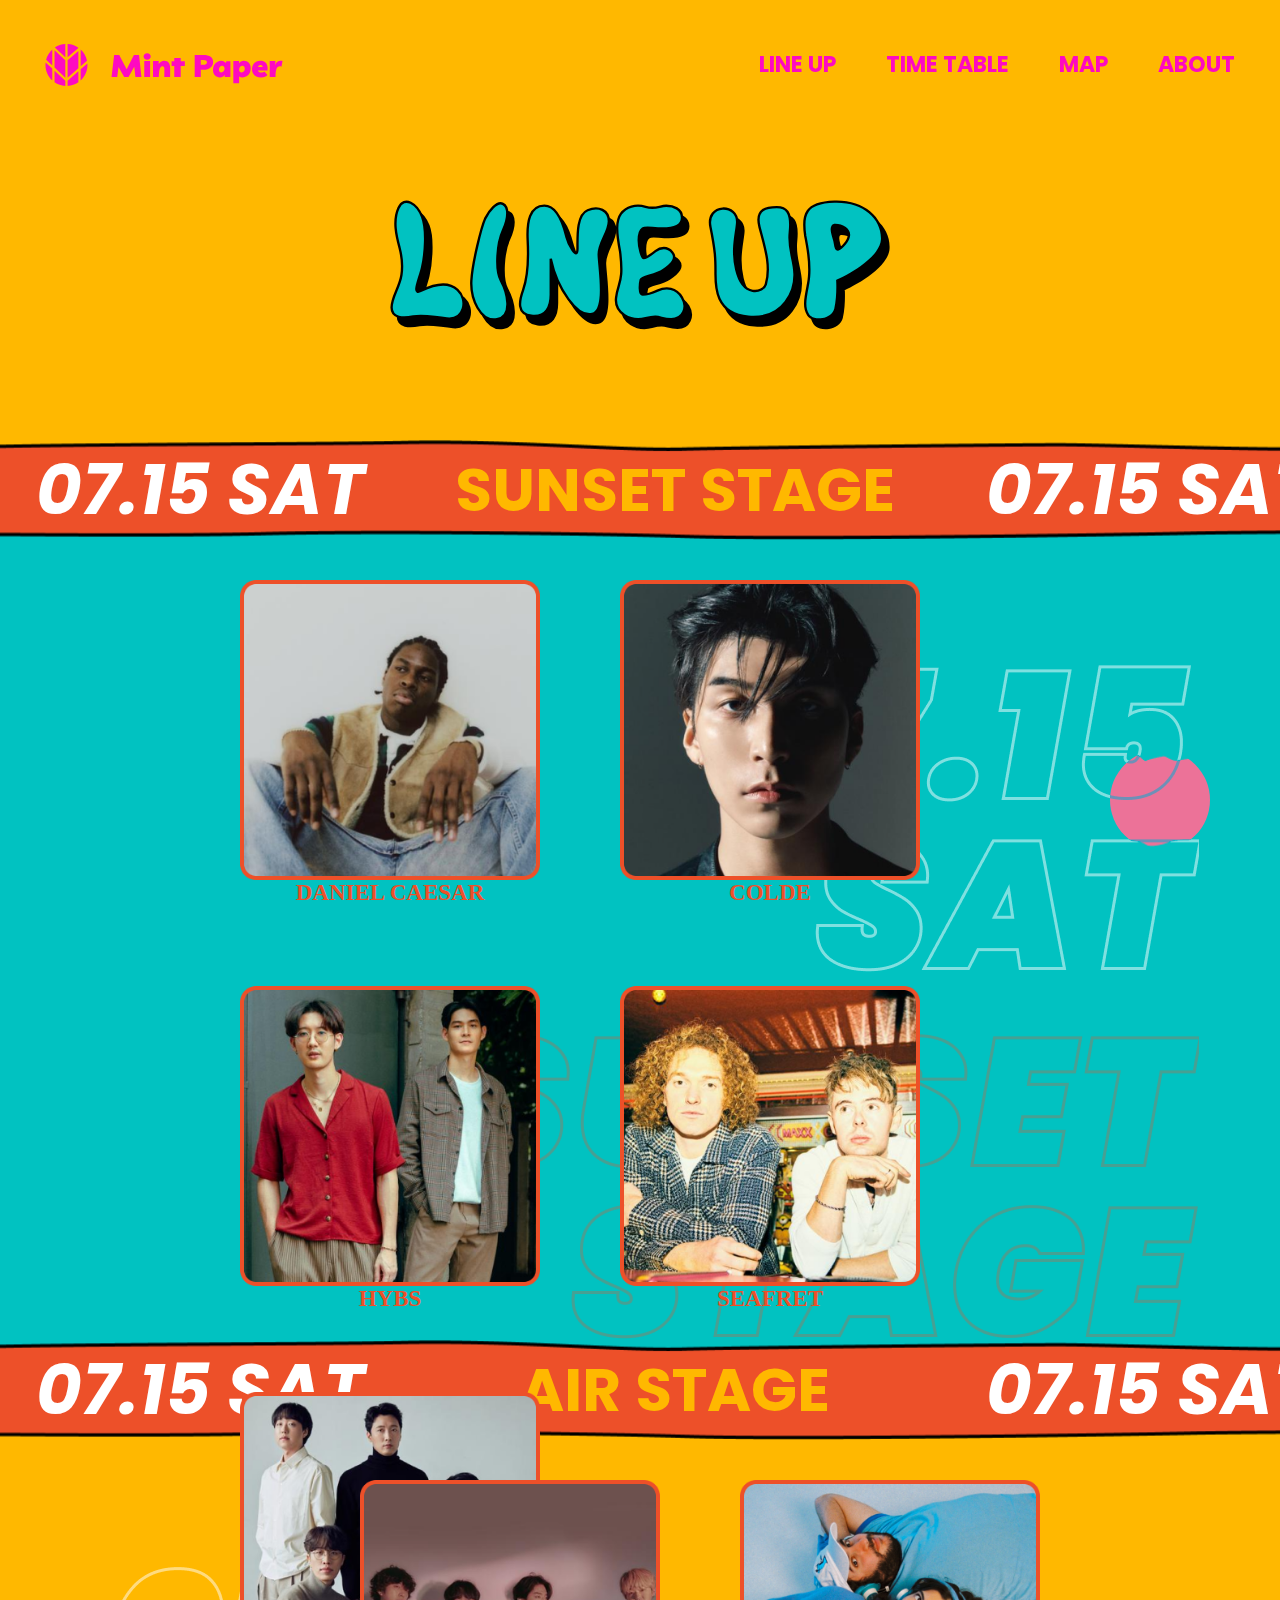
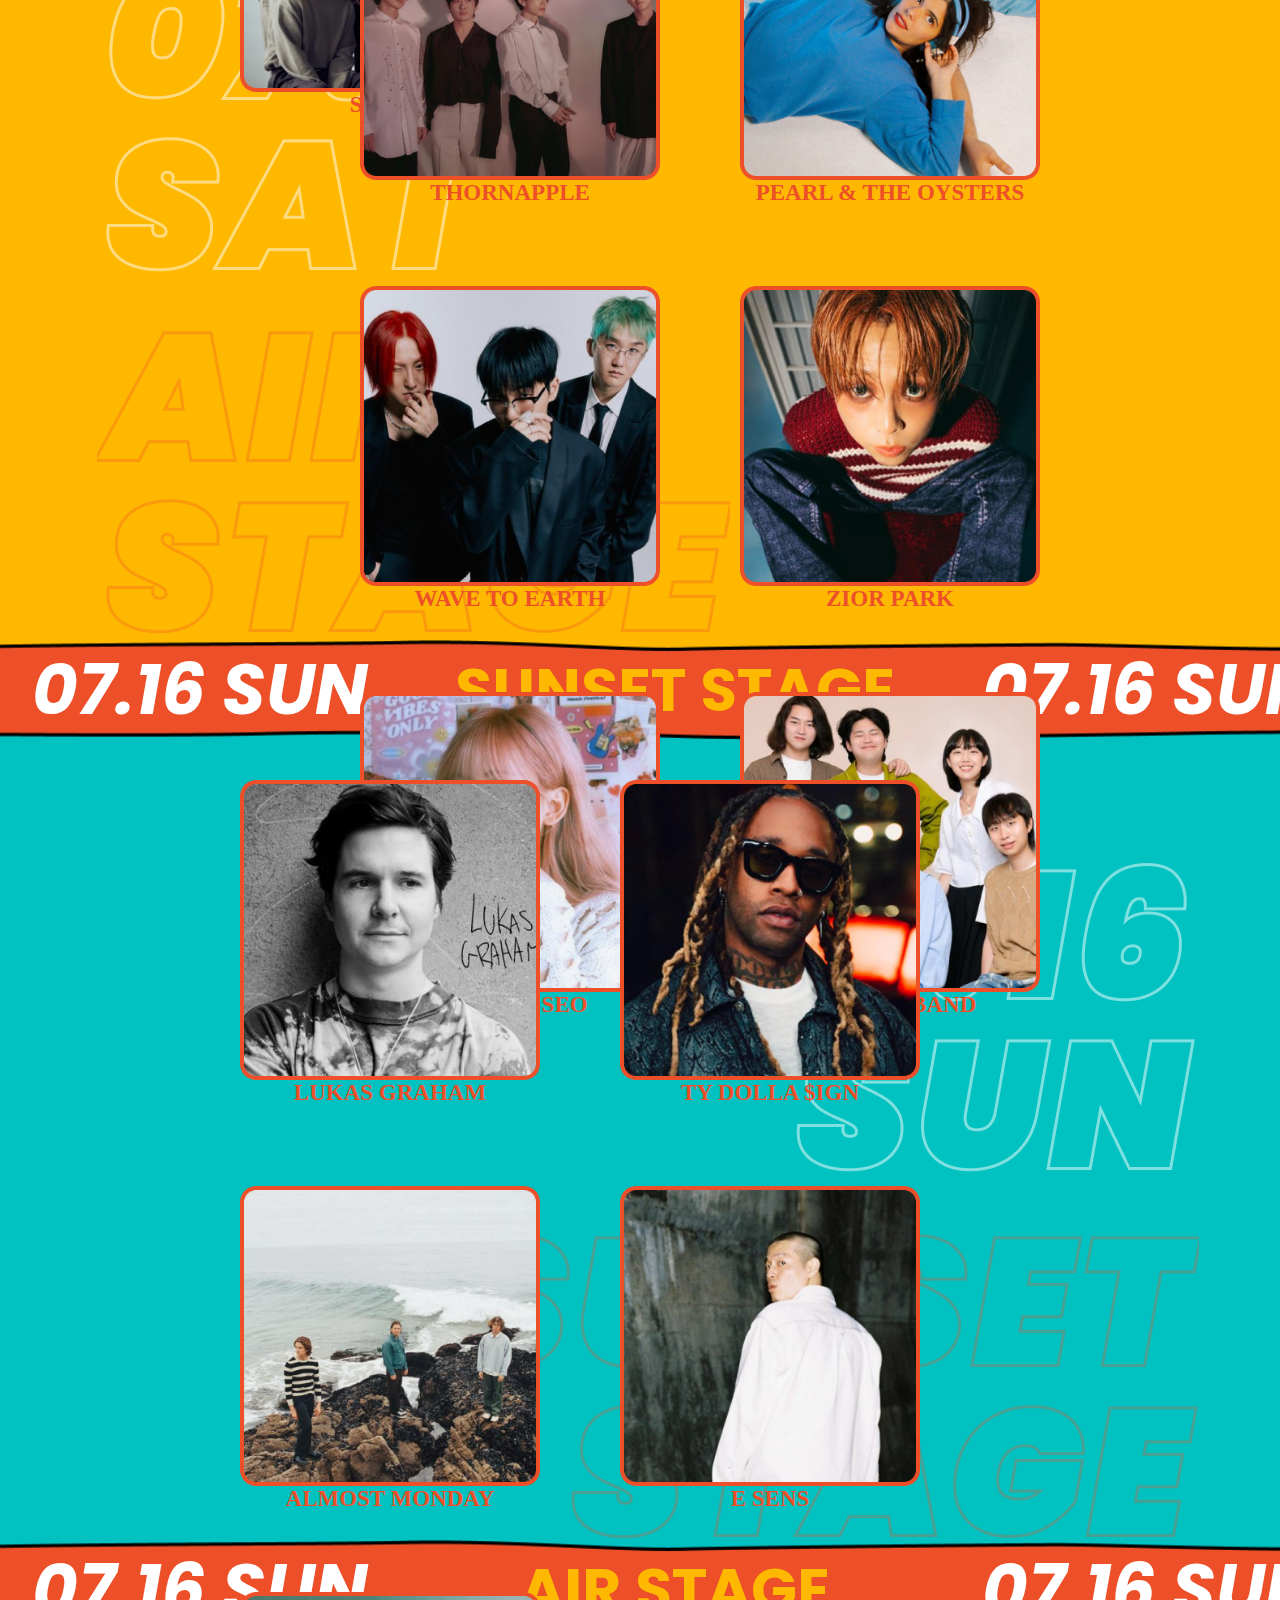
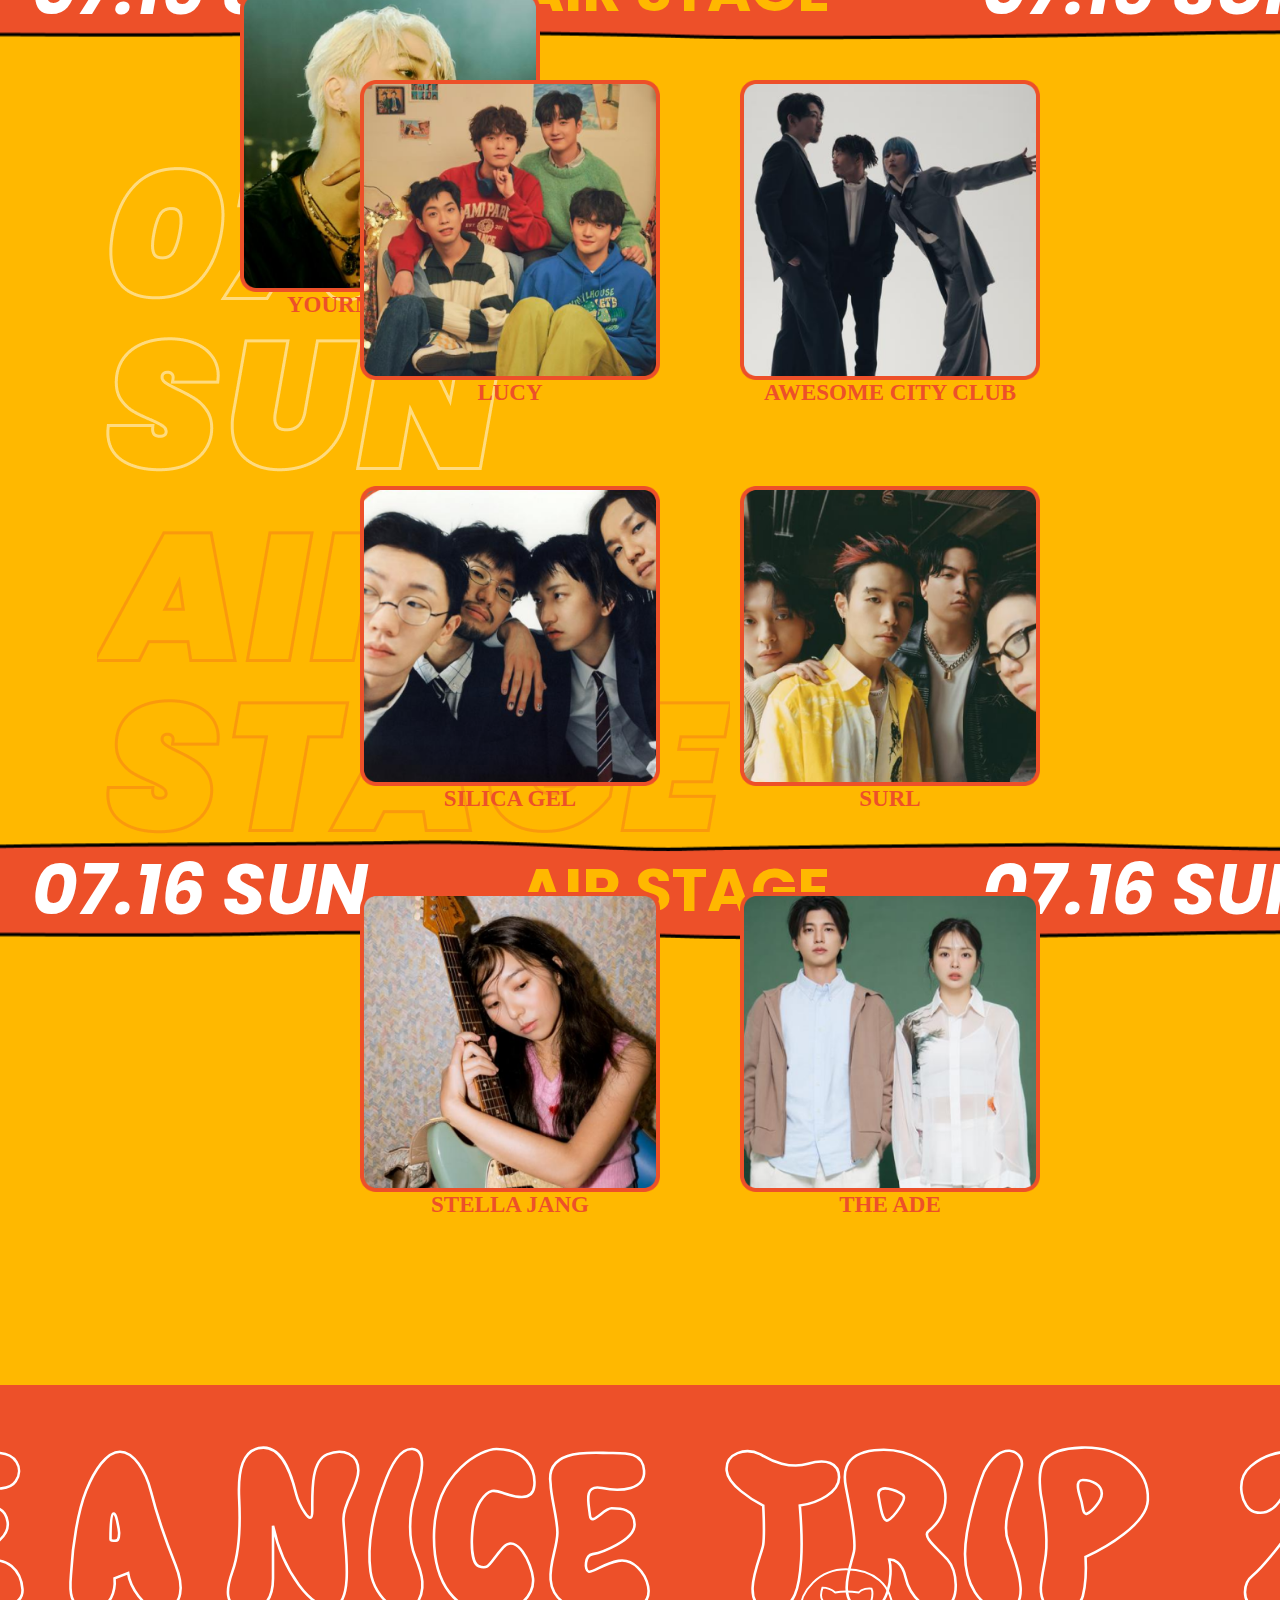
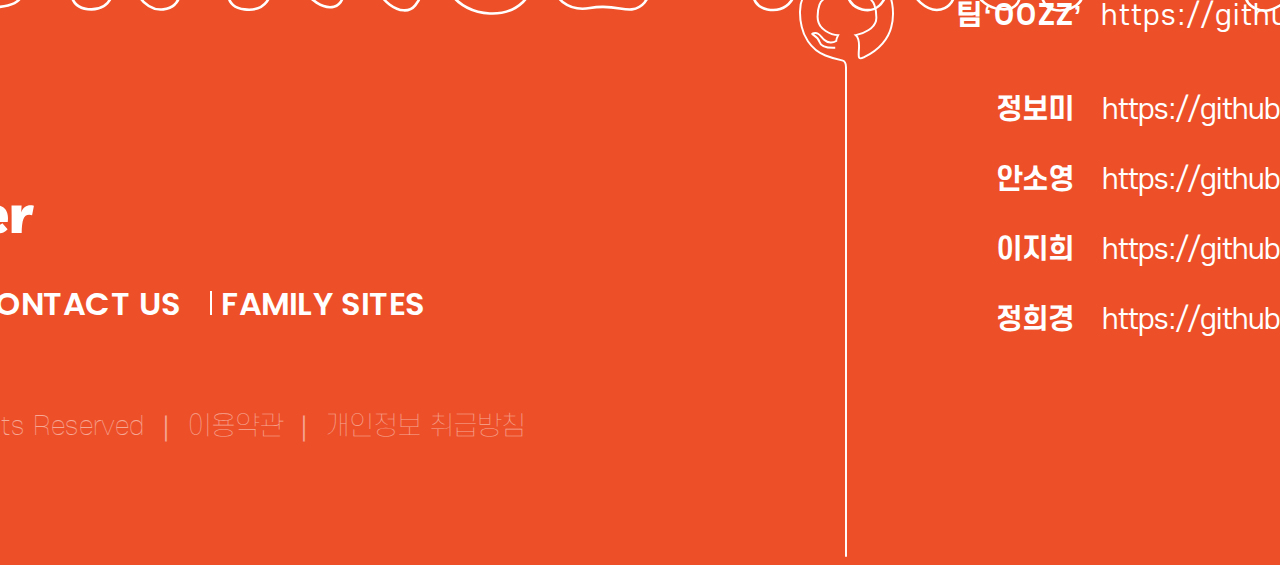
<file: LineUp.html>
<!DOCTYPE html>
<html lang="ko">

<head>
  <meta charset="UTF-8">
  <meta http-equiv="X-UA-Compatible" content="IE=edge">
  <title>LineUp</title>
  <!-- reset -->
  <link rel="stylesheet" href="/common/reset.css">

  <!-- favicon -->
  <link rel="apple-touch-icon" sizes="120x120" href="/common/favicon/apple_touch_icon.png">
  <link rel="icon" type="image/png" sizes="32x32" href="/common/favicon/favicon_32x32.png">
  <link rel="icon" type="image/png" sizes="16x16" href="/common/favicon/favicon_16x16.png">
  <link rel="icon" type="image/png" sizes="144x144" href="/common/favicon/android_chrome_144x144.png">
  <link rel="icon" type="image/png" sizes="150x150" href="/common/favicon/mstile_150x150.png">

  <!-- fonts -->
  <link rel="stylesheet" href="./common/fonts/fonts.css">
  <!-- variable -->
  <link rel="stylesheet" href="./common/variable.css">
  <!-- jh header css -->
  <link rel="stylesheet" href="./header-style.css">

  <!-- hk footer -->
  <!------------ hk 공통파일 링크 ----------->
  <!-- <link rel="stylesheet" href="../common/reset.css">
  <link rel="stylesheet" href="../common/fonts/fonts.css">
   -->

  <!------------ hk footer-style 링크 ----------->
  <link rel="stylesheet" href="/footer-style.css">

  <!-- sy LineUp css -->
  <link rel="stylesheet" href="./LineUp.css">

  <!-- hk js -->
  <script src="https://cdnjs.cloudflare.com/ajax/libs/gsap/3.11.3/gsap.min.js"></script>
  <script defer src="ScrollTrigger.min.js"></script>

  <!-- jquery js 파일 -->
  <script src="/common/jquery-3.7.0.min.js"></script>

  <!-- hk footer js -->
  <script defer src="/footer-script.js"></script>

  <!-- sy LineUp js 파일 -->
  <script defer src="./LineUp.js"></script>

</head>

<body>
  <!-- sy LineUp html -->
  <!-------- header jh 블랜딩모드, 호버이벤트 ---------->
  <header>
    <div class="header-wrapper">
      <h1 class="logo"><a href="#">민트페이퍼로고</a></h1>
      <menu class="global-nav">
        <li class="under-line">
          <a href="#">LINE UP</a>
        </li>
        <li class="under-line">
          <a href="#">TIME TABLE</a>
        </li>
        <li class="under-line">
          <a href="./Map.html">MAP</a>
        </li>
        <li class="under-line">
          <a href="#">ABOUT</a>
        </li>
      </menu>
    </div>
    <a href="#" class="upto"><img src="./images/bg00.png" alt="누르면 위로 올라가는 이미지입니다"></a>
  </header>

  <main>
    <img class="LineUp_logo" src="./images/LINEUP.svg" alt="LineUp 로고이미지입니다">
    <section class="mint section1 box">
      <div class="view-box mint1">
        <div class="slide-box">
          <div class="left-box flex">
            <div class="slide-item italic">07.15 SAT</div>
            <div class="slide-item">SUNSET STAGE</div>
            <div class="slide-item italic">07.15 SAT</div>
            <div class="slide-item">SUNSET STAGE</div>
            <div class="slide-item italic">07.15 SAT</div>
            <div class="slide-item">SUNSET STAGE</div>
            <div class="slide-item italic">07.15 SAT</div>
            <div class="slide-item">SUNSET STAGE</div>
          </div>
          <div class="right-box flex">
            <div class="slide-item italic">07.15 SAT</div>
            <div class="slide-item">SUNSET STAGE</div>
            <div class="slide-item italic">07.15 SAT</div>
            <div class="slide-item">SUNSET STAGE</div>
            <div class="slide-item italic">07.15 SAT</div>
            <div class="slide-item">SUNSET STAGE</div>
            <div class="slide-item italic">07.15 SAT</div>
            <div class="slide-item">SUNSET STAGE</div>
          </div>
        </div>
      </div>
      <div class="mint-wrap flex">
        <a href="https://mintpaper.co.kr/festivals/57/contents/3776">
          <figure>
            <img src="./images/section1/DANIEL-CAESAR.png" alt="DANIEL-CAESAR.png 이미지입니다.">
            <figcaption>DANIEL CAESAR</figcaption>
          </figure>
        </a>

        <figure>
          <img src="./images/section1/COLDE.png" alt="COLDE.png 이미지입니다.">
          <figcaption>COLDE</figcaption>
        </figure>

        <figure>
          <img src="./images/section1/HYBS.png" alt="HYBS.png 이미지입니다.">
          <figcaption>HYBS</figcaption>
        </figure>

        <figure>
          <img src="./images/section1/SEAFRET.png" alt="SEAFRET.png 이미지입니다.">
          <figcaption>SEAFRET</figcaption>
        </figure>

        <figure>
          <img src="./images/section1/SORAN.png" alt="SORAN.png 이미지입니다.">
          <figcaption>SORAN</figcaption>
        </figure>
      </div>
    </section>

    <section class="orange section2 box">
      <div class="view-box">
        <div class="slide-box orange1">
          <div class="left-box flex">
            <div class="slide-item italic">07.15 SAT</div>
            <div class="slide-item">AIR STAGE</div>
            <div class="slide-item italic">07.15 SAT</div>
            <div class="slide-item">AIR STAGE</div>
            <div class="slide-item italic">07.15 SAT</div>
            <div class="slide-item">AIR STAGE</div>
            <div class="slide-item italic">07.15 SAT</div>
            <div class="slide-item">AIR STAGE</div>
          </div>
          <div class="right-box flex">
            <div class="slide-item italic">07.15 SAT</div>
            <div class="slide-item">AIR STAGE</div>
            <div class="slide-item italic">07.15 SAT</div>
            <div class="slide-item">AIR STAGE</div>
            <div class="slide-item italic">07.15 SAT</div>
            <div class="slide-item">AIR STAGE</div>
            <div class="slide-item italic">07.15 SAT</div>
            <div class="slide-item">AIR STAGE</div>
          </div>
        </div>
      </div>
      <div class="wrapper flex ">
        <div class="orange-wrap flex">
          <figure>
            <img src="./images/section2/THORNAPPLE.png" alt="THORNAPPLE.png 이미지입니다.">
            <figcaption>THORNAPPLE</figcaption>
          </figure>

          <figure>
            <img src="./images/section2/PEARL&THE-OYSTERS.png" alt="PEARL&THE-OYSTERS.png 이미지입니다.">
            <figcaption>PEARL & THE OYSTERS</figcaption>
          </figure>

          <figure>
            <img src="./images/section2/WAVE-TO-EARTH.png" alt="WAVE-TO-EARTH.png 이미지입니다.">
            <figcaption>WAVE TO EARTH</figcaption>
          </figure>

          <figure>
            <img src="./images/section2/ZIOR-PARK.png" alt="ZIOR-PARK.png 이미지입니다.">
            <figcaption>ZIOR PARK</figcaption>
          </figure>

          <figure>
            <img src="./images/section2/KYOUNG-SEO.png" alt="KYOUNG-SEO.png 이미지입니다.">
            <figcaption>KYOUNG SEO</figcaption>
          </figure>

          <figure>
            <img src="./images/section2/YUDABINBAND.png" alt="YUDABINBAND.png 이미지입니다.">
            <figcaption>YUDABINBAND</figcaption>
          </figure>
        </div>
      </div>

    </section>

    <section class="mint section3 box">
      <div class="view-box">
        <div class="slide-box min1">
          <div class="left-box flex">
            <div class="slide-item italic">07.16 SUN</div>
            <div class="slide-item">SUNSET STAGE</div>
            <div class="slide-item italic">07.16 SUN</div>
            <div class="slide-item">SUNSET STAGE</div>
            <div class="slide-item italic">07.16 SUN</div>
            <div class="slide-item">SUNSET STAGE</div>
            <div class="slide-item italic">07.16 SUN</div>
            <div class="slide-item">SUNSET STAGE</div>
          </div>
          <div class="right-box flex">
            <div class="slide-item italic">07.16 SUN</div>
            <div class="slide-item">SUNSET STAGE</div>
            <div class="slide-item italic">07.16 SUN</div>
            <div class="slide-item">SUNSET STAGE</div>
            <div class="slide-item italic">07.16 SUN</div>
            <div class="slide-item">SUNSET STAGE</div>
            <div class="slide-item italic">07.16 SUN</div>
            <div class="slide-item">SUNSET STAGE</div>
          </div>
        </div>
      </div>
      <div class="mint-wrap flex">
        <figure>
          <img src="./images/section3/LUKAS-GRAHAM.png" alt="LUKAS-GRAHAM.png 이미지입니다.">
          <figcaption>LUKAS GRAHAM</figcaption>
        </figure>

        <figure>
          <img src="./images/section3/TY-DOLLA-$IGN.png" alt="TY-DOLLA-$IGN.png 이미지입니다.">
          <figcaption>TY DOLLA $IGN</figcaption>
        </figure>

        <figure>
          <img src="./images/section3/ALMOST-MONDAY.png" alt="ALMOST-MONDAY.png 이미지입니다.">
          <figcaption>ALMOST MONDAY</figcaption>
        </figure>

        <figure>
          <img src="./images/section3/E-SENS.png" alt="E-SENS.png 이미지입니다.">
          <figcaption>E SENS</figcaption>
        </figure>

        <figure>
          <img src="./images/section3/YOURNG-K-(DAY6).png" alt="YOURNG-K-(DAY6).png 이미지입니다.">
          <figcaption>YOURNG K (DAY6)</figcaption>
        </figure>
      </div>
    </section>

    <section class="orange section4 box">
      <div class="view-box">
        <div class="slide-box orange2">
          <div class="left-box flex">
            <div class="slide-item italic">07.16 SUN</div>
            <div class="slide-item">AIR STAGE</div>
            <div class="slide-item italic">07.16 SUN</div>
            <div class="slide-item">AIR STAGE</div>
            <div class="slide-item italic">07.16 SUN</div>
            <div class="slide-item">AIR STAGE</div>
            <div class="slide-item italic">07.16 SUN</div>
            <div class="slide-item">AIR STAGE</div>
          </div>
          <div class="right-box flex">
            <div class="slide-item italic">07.16 SUN</div>
            <div class="slide-item">AIR STAGE</div>
            <div class="slide-item italic">07.16 SUN</div>
            <div class="slide-item">AIR STAGE</div>
            <div class="slide-item italic">07.16 SUN</div>
            <div class="slide-item">AIR STAGE</div>
            <div class="slide-item italic">07.16 SUN</div>
            <div class="slide-item">AIR STAGE</div>
          </div>
        </div>
      </div>
      <div class="wrapper flex">
        <div class="orange-wrap flex">
          <figure>
            <img src="./images/section4/LUCY.png" alt="LUCY.png 이미지입니다.">
            <figcaption>LUCY</figcaption>
          </figure>

          <figure>
            <img src="./images/section4/AWESOME-CITY-CLUB.png" alt="AWESOME-CITY-CLUB.png 이미지입니다.">
            <figcaption>AWESOME CITY CLUB</figcaption>
          </figure>

          <figure><img src="./images/section4/SILICA-GEL.png" alt="SILICA-GEL.png 이미지입니다.">
            <figcaption>SILICA GEL</figcaption>
          </figure>

          <figure>
            <img src="./images/section4/SURL.png" alt="SURL.png 이미지입니다.">
            <figcaption>SURL</figcaption>
          </figure>

          <figure>
            <img src="./images/section4/STELLA-JANG.png" alt="STELLA-JANG.png 이미지입니다.">
            <figcaption>STELLA JANG</figcaption>
          </figure>

          <figure>
            <img src="./images/section4/THE-ADE.png" alt="THE-ADE.png 이미지입니다.">
            <figcaption>THE ADE</figcaption>
          </figure>
        </div>
      </div>
    </section>
    <section class="section-hidden">
      <div class="view-box">
        <div class="slide-box orange2">
          <div class="left-box flex">
            <div class="slide-item italic">07.16 SUN</div>
            <div class="slide-item">AIR STAGE</div>
            <div class="slide-item italic">07.16 SUN</div>
            <div class="slide-item">AIR STAGE</div>
            <div class="slide-item italic">07.16 SUN</div>
            <div class="slide-item">AIR STAGE</div>
            <div class="slide-item italic">07.16 SUN</div>
            <div class="slide-item">AIR STAGE</div>
          </div>
          <div class="right-box flex">
            <div class="slide-item italic">07.16 SUN</div>
            <div class="slide-item">AIR STAGE</div>
            <div class="slide-item italic">07.16 SUN</div>
            <div class="slide-item">AIR STAGE</div>
            <div class="slide-item italic">07.16 SUN</div>
            <div class="slide-item">AIR STAGE</div>
            <div class="slide-item italic">07.16 SUN</div>
            <div class="slide-item">AIR STAGE</div>
          </div>
        </div>
      </div>
    </section>
  </main>
  <!-- hk footer -->
  <div class="footer-moving">
    <footer>
      <div class="box-left">
        <img src="/images/f_logo_01.svg" alt="mintpaper_logo">
        <ul>
          <li><a href="#">ABOUT Mint Paper</a></li>
          <li><a href="#">CONTACT US</a></li>
          <li><a href="#">FAMILY SITES</a></li>
        </ul>
        <p>ⓒ 2021 MINT PAPER ALL Rights Reserved ｜ 이용약관 ｜ 개인정보 취급방침</p>
      </div>
      <img src="/images/f_icon_git.svg" alt="icon_git" class="icon-git">
      <ul class="team">
        <li><span>팀‘OOZZ’ </span><a href="https://github.com/team-oozz" target="_blank">https://github.com/team-oozz</a>
        </li>
        <li><span>정보미 </span><a href="https://github.com/Jbomip" target="_blank">https://github.com/Jbomip</a></li>
        <li><span>안소영 </span><a href="https://github.com/youngsoAN" target="_blank">https://github.com/youngsoAN</a>
        </li>
        <li><span>이지희 </span><a href="https://github.com/Leejihi" target="_blank">https://github.com/Leejihi</a></li>
        <li><span>정희경 </span><a href="https://github.com/JungHeekyung"
            target="_blank">https://github.com/JungHeekyung</a></li>
      </ul>
    </footer>
  </div>

</body>

</html>
</file>
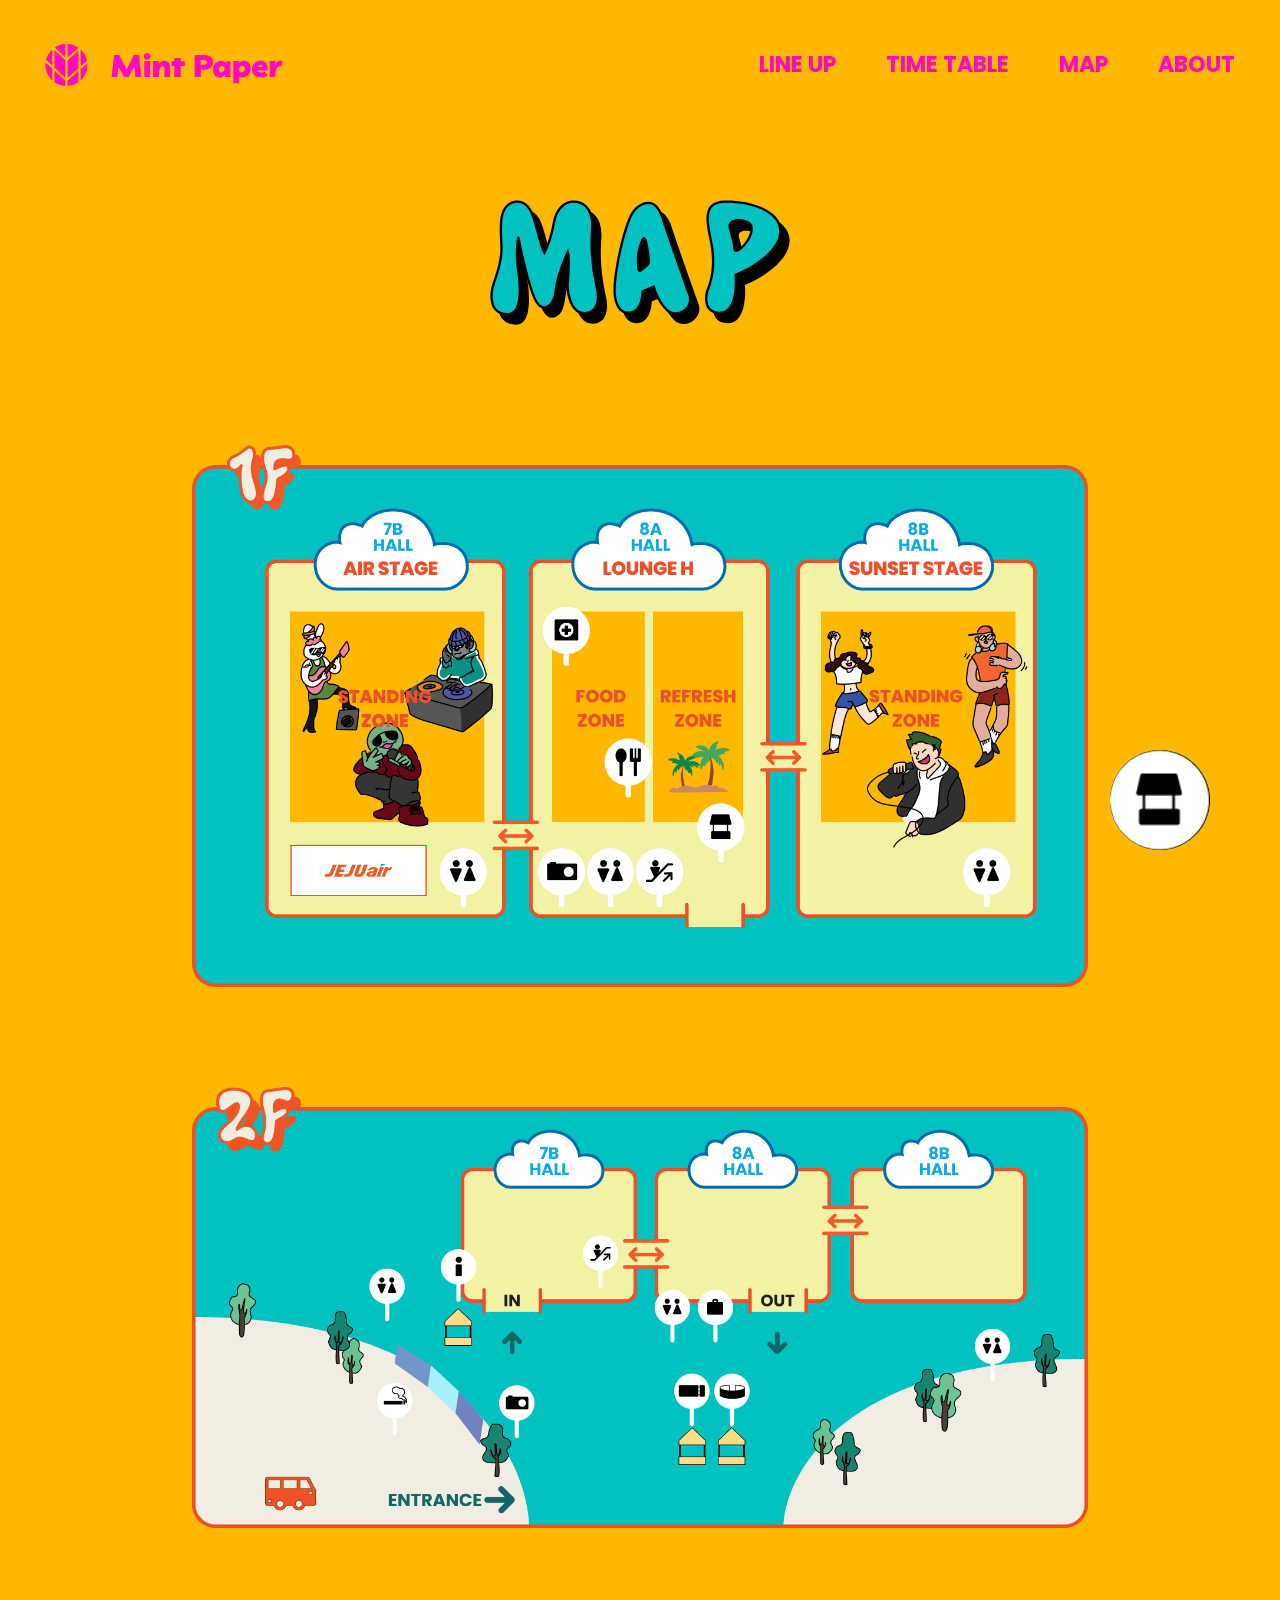
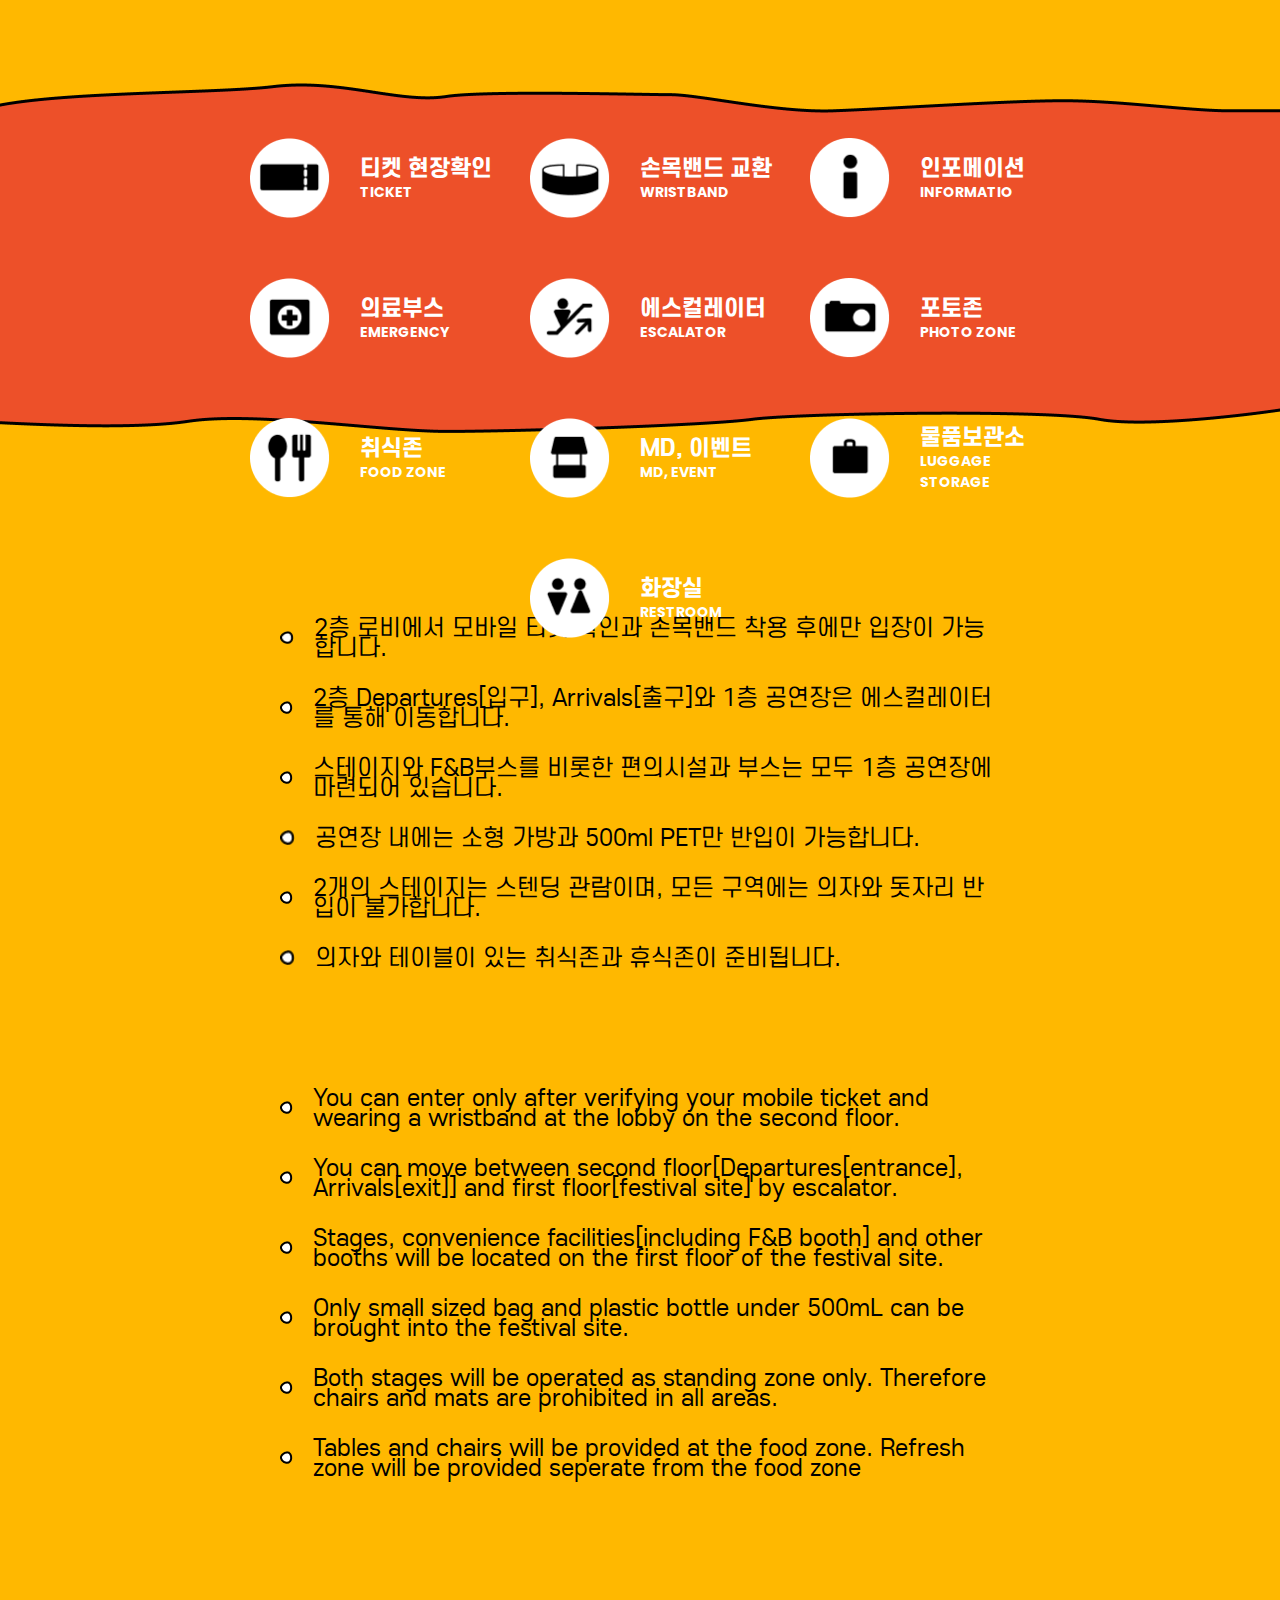
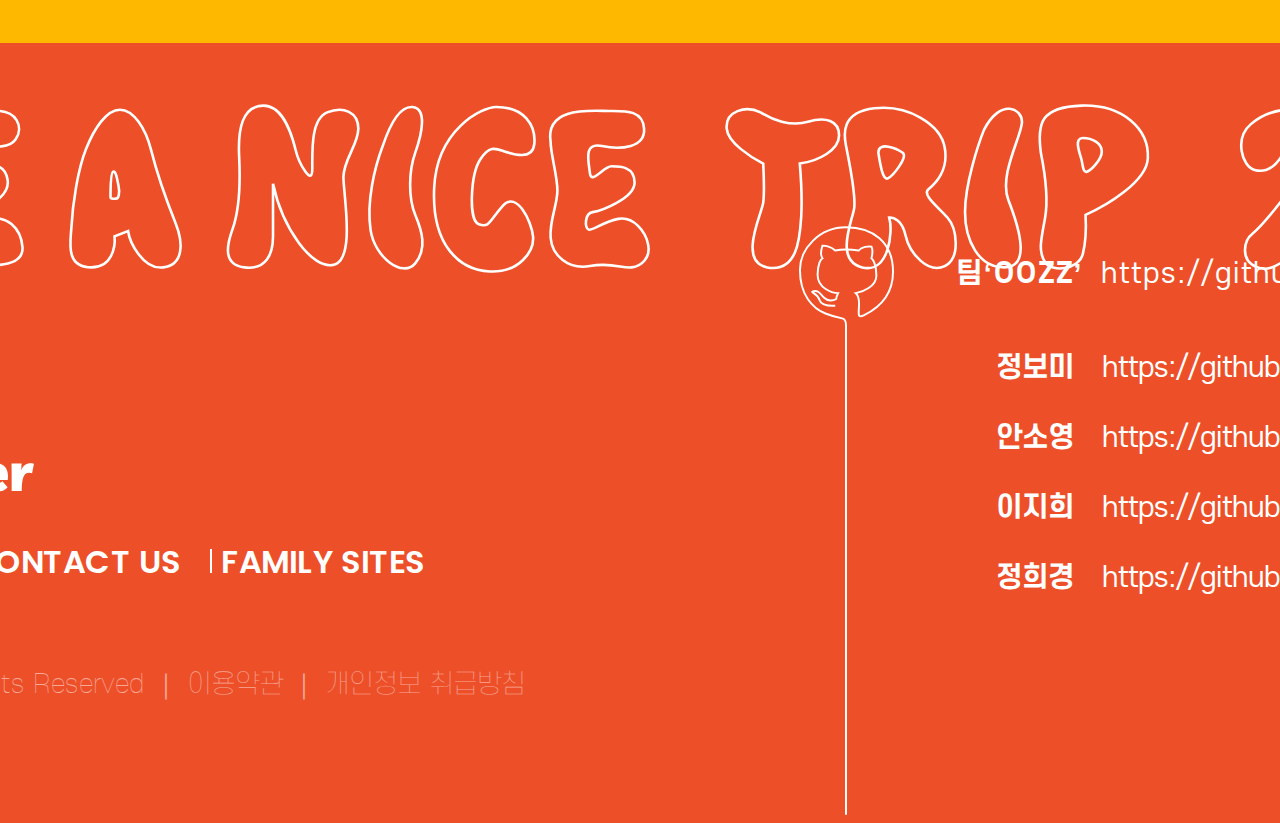
<file: Map.html>
<!DOCTYPE html>
<html lang="ko">

<head>
  <meta charset="UTF-8" />
  <meta http-equiv="X-UA-Compatible" content="IE=edge" />
  <title>Map</title>
  <!-- reset -->
  <link rel="stylesheet" href="/common/reset.css" />

  <!-- favicon -->
  <link rel="apple-touch-icon" sizes="120x120" href="/common/favicon/apple_touch_icon.png">
  <link rel="icon" type="image/png" sizes="32x32" href="/common/favicon/favicon_32x32.png">
  <link rel="icon" type="image/png" sizes="16x16" href="/common/favicon/favicon_16x16.png">
  <link rel="icon" type="image/png" sizes="144x144" href="/common/favicon/android_chrome_144x144.png">
  <link rel="icon" type="image/png" sizes="150x150" href="/common/favicon/mstile_150x150.png">

  <!-- fonts -->
  <link rel="stylesheet" href="/common/fonts/fonts.css" />

  <!-- 공통 css -->
  <link rel="stylesheet" href="/common/variable.css" />

  <!-- jh header css -->
  <link rel="stylesheet" href="../header-style.css">
  <!------------ hk footer-style 링크 ----------->
  <link rel="stylesheet" href="/footer-style.css">

  <!-- sy Map css -->
  <link rel="stylesheet" href="./Map.css" />

  <!-- jquery js 파일 -->
  <script src="/common/jquery-3.7.0.min.js"></script>

  <!-- hk js -->
  <script src="https://cdnjs.cloudflare.com/ajax/libs/gsap/3.11.3/gsap.min.js"></script>
  <script defer src="ScrollTrigger.min.js"></script>

  <!-- hk footer js -->
  <script defer src="/footer-script.js"></script>

  <!-- sy Map js -->
  <script defer src="./Map.js"></script>
</head>

<body>
  <header>
    <div class="header-wrapper">
      <h1 class="logo"><a href="#">민트페이퍼로고</a></h1>
      <menu class="global-nav">
        <li class="under-line">
          <a href="./LineUp.html">LINE UP</a>
        </li>
        <li class="under-line">
          <a href="#">TIME TABLE</a>
        </li>
        <li class="under-line">
          <a href="#">MAP</a>
        </li>
        <li class="under-line">
          <a href="#">ABOUT</a>
        </li>
      </menu>
    </div>
  </header>

  <a class="upto" href="#">
    <img src="./images/icon-img08.png" alt="나중에 Upto 버튼이 들어갈곳을 미리 만들어둔겁니다">
  </a>

  <main>

    <img class="Map_logo" src="./images/MAP.svg" alt="map 로고 이미지입니다">

    <section class="section1">
      <img src="./images/map-img01.png" alt="1층 지도 이미지입니다. (나중에 변경해야 합니다)" />
      <img src="./images/map-img02.png" alt="2층 지도 이미지입니다. (나중에 변경해야 합니다)" />
    </section>
    <section class="section2">
      <div class="icon-text flex">
        <figure>
          <img src="./images/icon-img01.png" alt="티켓현장 확인 아이콘입니다" />
          <figcaption>
            <h1>티켓 현장확인</h1>
            <p>TICKET</p>
          </figcaption>
        </figure>
        <figure>
          <img src="./images/icon-img02.png" alt="손목밴드 교환 아이콘입니다" />
          <figcaption>
            <h1>손목밴드 교환</h1>
            <p>WRISTBAND</p>
          </figcaption>
        </figure>
        <figure>
          <img src="./images/icon-img03.png" alt="인포메이션 아이콘입니다" />
          <figcaption>
            <h1>인포메이션</h1>
            <p>INFORMATIO</p>
          </figcaption>
        </figure>
        <figure>
          <img src="./images/icon-img04.png" alt="의료부스 아이콘입니다" />
          <figcaption>
            <h1>의료부스</h1>
            <p>EMERGENCY</p>
          </figcaption>
        </figure>
        <figure>
          <img src="./images/icon-img05.png" alt="에스컬레이터 아이콘입니다" />
          <figcaption>
            <h1>에스컬레이터</h1>
            <p>ESCALATOR</p>
          </figcaption>
        </figure>
        <figure>
          <img src="./images/icon-img06.png" alt="포토존 아이콘입니다" />
          <figcaption>
            <h1>포토존</h1>
            <p>PHOTO ZONE</p>
          </figcaption>
        </figure>
        <figure>
          <img src="./images/icon-img07.png" alt="취식존 아이콘입니다" />
          <figcaption>
            <h1>취식존</h1>
            <p>FOOD ZONE</p>
          </figcaption>
        </figure>
        <figure>
          <img src="./images/icon-img08.png" alt="MD, 이벤트 아이콘입니다" />
          <figcaption>
            <h1>MD, 이벤트</h1>
            <p>MD, EVENT</p>
          </figcaption>
        </figure>
        <figure>
          <img src="./images/icon-img09.png" alt="물품보관소 아이콘입니다" />
          <figcaption>
            <h1>물품보관소</h1>
            <p>LUGGAGE STORAGE</p>
          </figcaption>
        </figure>
        <figure>
          <img src="./images/icon-img10.png" alt="화장실 아이콘입니다" />
          <figcaption>
            <h1>화장실</h1>
            <p>RESTROOM</p>
          </figcaption>
        </figure>
      </div>
    </section>
    <section class="section3">
      <ul class="korea">
        <li><img src="./images/li-after.png" alt="목록의 장식 동그라미 입니다">
          2층 로비에서 모바일 티켓 확인과 손목밴드 착용 후에만 입장이
          가능합니다.
        </li>
        <li><img src="./images/li-after.png" alt="목록의 장식 동그라미 입니다">
          2층 Departures[입구], Arrivals[출구]와 1층 공연장은 에스컬레이터를
          통해 이동합니다.
        </li>
        <li><img src="./images/li-after.png" alt="목록의 장식 동그라미 입니다">
          스테이지와 F&B부스를 비롯한 편의시설과 부스는 모두 1층 공연장에
          마련되어 있습니다.
        </li>
        <li><img src="./images/li-after.png" alt="목록의 장식 동그라미 입니다">공연장 내에는 소형 가방과 500ml PET만 반입이 가능합니다.</li>
        <li><img src="./images/li-after.png" alt="목록의 장식 동그라미 입니다">
          2개의 스테이지는 스텐딩 관람이며, 모든 구역에는 의자와 돗자리 반입이
          불가합니다.
        </li>
        <li><img src="./images/li-after.png" alt="목록의 장식 동그라미 입니다">의자와 테이블이 있는 취식존과 휴식존이 준비됩니다.</li>
      </ul>
      <ul class="english">
        <li><img src="./images/li-after.png" alt="목록의 장식 동그라미 입니다">
          You can enter only after verifying your mobile ticket and wearing a
          wristband at the lobby on the second floor.
        </li>
        <li><img src="./images/li-after.png" alt="목록의 장식 동그라미 입니다">
          You can move between second floor[Departures[entrance],
          Arrivals[exit]] and first floor[festival site] by escalator.
        </li>
        <li><img src="./images/li-after.png" alt="목록의 장식 동그라미 입니다">
          Stages, convenience facilities[including F&B booth] and other booths
          will be located on the first floor of the festival site.
        </li>
        <li><img src="./images/li-after.png" alt="목록의 장식 동그라미 입니다">
          Only small sized bag and plastic bottle under 500mL can be brought
          into the festival site.
        </li>
        <li><img src="./images/li-after.png" alt="목록의 장식 동그라미 입니다">
          Both stages will be operated as standing zone only. Therefore chairs
          and mats are prohibited in all areas.
        </li>
        <li><img src="./images/li-after.png" alt="목록의 장식 동그라미 입니다">
          Tables and chairs will be provided at the food zone. Refresh zone
          will be provided seperate from the food zone
        </li>
      </ul>
    </section>
  </main>

  <!-- hk footer -->
  <div class="footer-moving">
    <footer>
      <div class="box-left">
        <img src="/images/f_logo_01.svg" alt="mintpaper_logo">
        <ul>
          <li><a href="#">ABOUT Mint Paper</a></li>
          <li><a href="#">CONTACT US</a></li>
          <li><a href="#">FAMILY SITES</a></li>
        </ul>
        <p>ⓒ 2021 MINT PAPER ALL Rights Reserved ｜ 이용약관 ｜ 개인정보 취급방침</p>
      </div>
      <img src="/images/f_icon_git.svg" alt="icon_git" class="icon-git">
      <ul class="team">
        <li><span>팀‘OOZZ’ </span><a href="https://github.com/team-oozz" target="_blank">https://github.com/team-oozz</a>
        </li>
        <li><span>정보미 </span><a href="https://github.com/Jbomip" target="_blank">https://github.com/Jbomip</a></li>
        <li><span>안소영 </span><a href="https://github.com/youngsoAN" target="_blank">https://github.com/youngsoAN</a>
        </li>
        <li><span>이지희 </span><a href="https://github.com/Leejihi" target="_blank">https://github.com/Leejihi</a></li>
        <li><span>정희경 </span><a href="https://github.com/JungHeekyung" target="_blank">https://github.com/JungHeekyung</a>
        </li>
      </ul>
    </footer>
  </div>
</body>

</html>
</file>
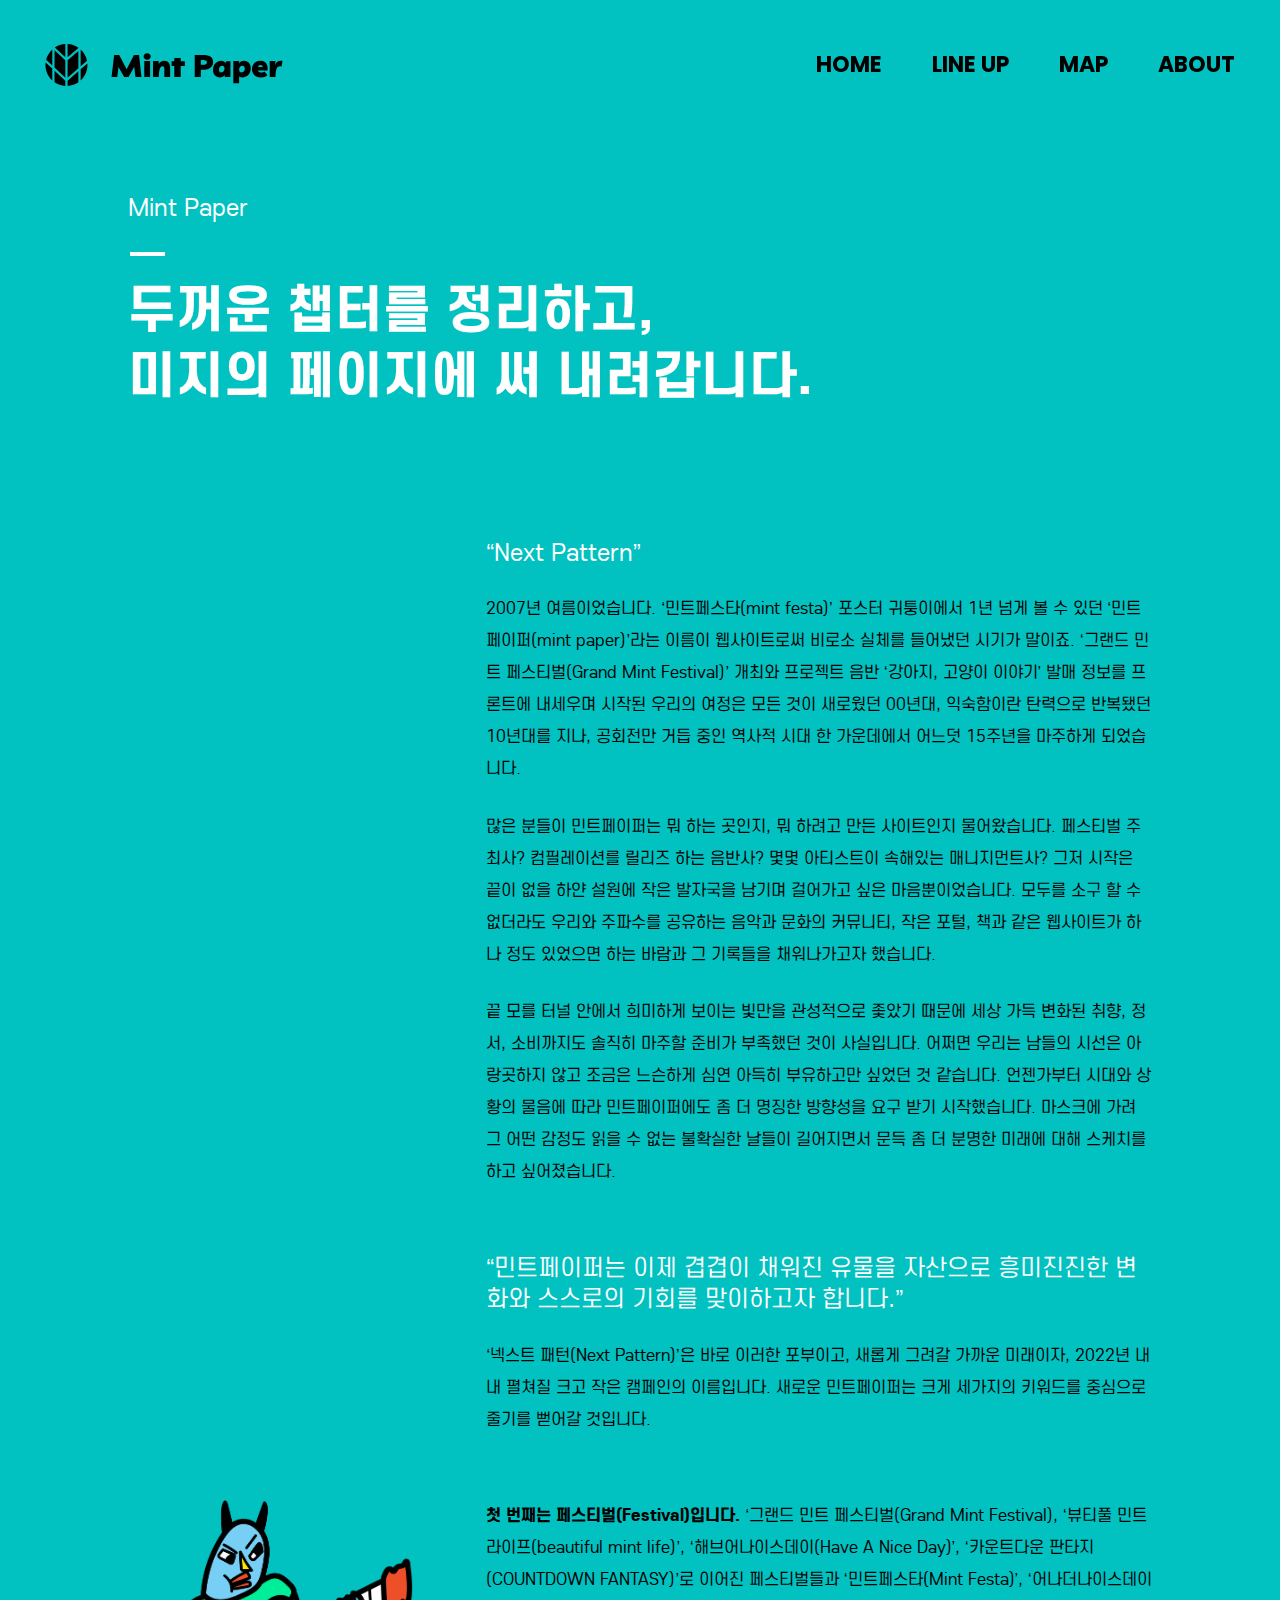
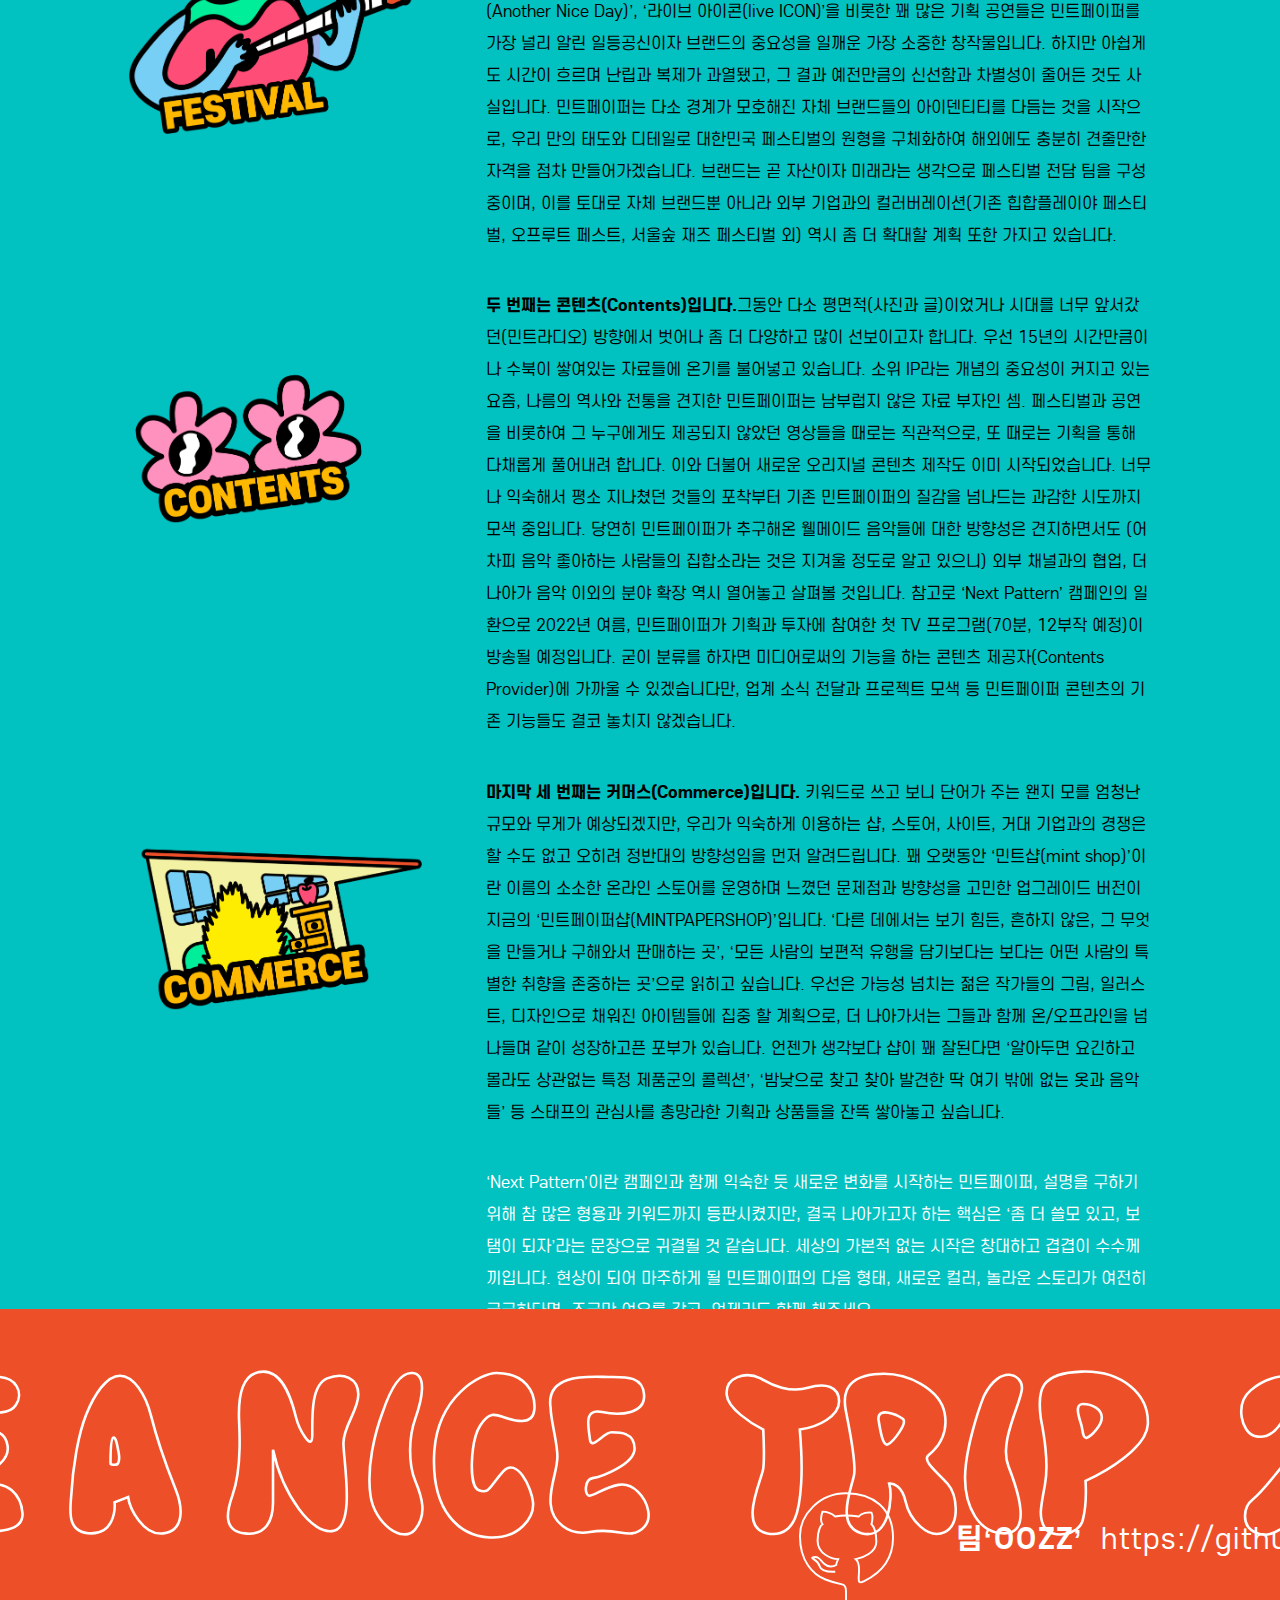
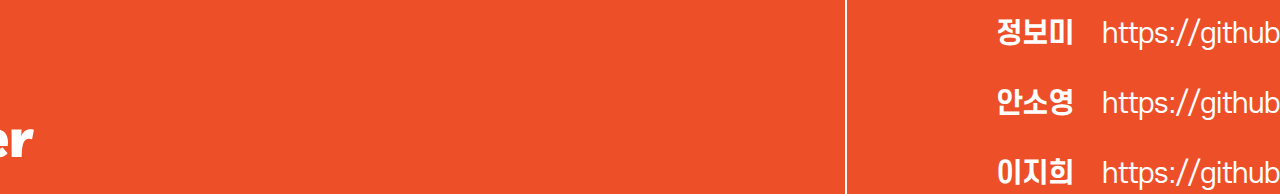
<file: about/about.html>
<!DOCTYPE html>
<html lang="ko">

<head>
    <meta charset="UTF-8">
    <meta name="viewport" content="width=device-width, initial-scale=1">
    <meta http-equiv="X-UA-Compatible" content="IE=edge">
    <title>About Mint Paper</title>

    <!--  favicon  -->
    <link rel="shortcut icon" href="../common/favicon/favicon.ico" type="image/x-icon">
    <link rel="apple-touch-icon" sizes="120x120" href="../common/favicon/apple_touch_icon.png">
    <link rel="icon" type="image/png" sizes="32x32" href="../common/favicon/favicon_32x32.png">
    <link rel="icon" type="image/png" sizes="16x16" href="../common/favicon/favicon_16x16.png">
    <link rel="icon" type="image/png" sizes="144x144" href="../common/favicon/android_chrome_144x144.png">
    <link rel="icon" type="image/png" sizes="150x150" href="../common/favicon/mstile_150x150.png">



    <!-- og -->
    <meta property="og:title" content="Mint Festa 2023">
    <meta property="og:description" content="HAVE A NICE TRIP 2023">
    <meta property="og:image" content="https://team-oozz.github.io/team-oozz/images/og-img.jpg">
    <meta property="og:url" content="https://team-oozz.github.io/team-oozz/about/about">

    <!-- css 문서연결 -->
    <!-- reset.css -->
    <link rel="stylesheet" href="../common/reset.css">

    <!-- header jh 헤더영역스타일.css -->
    <link rel="stylesheet" href="../header-style.css">
    <!-- about jh 페이지스타일.css -->
    <link rel="stylesheet" href="./about-style.css">


    <!-- jQuery 문서연결 -->
    <script src="../common/jquery-3.7.0.min.js"></script>
    <!------------ hk 스크립트 플러그인 ----------->
    <script src="https://cdnjs.cloudflare.com/ajax/libs/gsap/3.11.3/gsap.min.js"></script>
    <script src="./ScrollTrigger.min.js"></script>
    <script defer src="../footer-script.js"></script>

    <!------------ jh 자바스크립트 ----------->
    <script defer src="./about.js"></script>

</head>

<body>

    <header>
        <div class="header-wrapper">
            <h1><a href="https://team-oozz.github.io/team-oozz">민트페이퍼 로고</a></h1>
            <menu class="global-nav">
                <li class="under-line">
                    <a href="https://team-oozz.github.io/team-oozz">HOME</a>
                </li>
                <li class="under-line">
                    <a href="https://team-oozz.github.io/team-oozz/lineup/lineup">LINE UP</a>
                </li>
                <li class="under-line">
                    <a href="https://team-oozz.github.io/team-oozz/map/map">MAP</a>
                </li>
                <li class="under-line">
                    <a href="#">ABOUT</a>
                </li>
            </menu>
        </div>
    </header>

    <!-------- content ---------->
    <!-- section .about jh -->
    <div class="section-wrapper">
        <section class="about">
            <h3>Mint Paper</h3>
            <h2>두꺼운 챕터를 정리하고, <span class="block">미지의 페이지에 써 내려갑니다.</span></h2>

            <svg class="flower">
                <path
                    d="M882 23c-21-6.3-75.4-17.6-125-12-62 7-86 34-194 23S320 11 274 11 108 12 70 23s-79 52-51 96 77 17 99 106c-25.5 129 106 74 106 22 0-23.9 23.4-32.5 36.5-32.5A46 46 0 0 1 306 252c3 20 .5 60.5-11.5 70 31-24.5 57.5-55 83.5-35 39.6 30.4-1 66.5-41 81 72.5 9.5 78 29.4 78 50.5 0 25.5-13.5 49-41 53-38.7 5.6-55-6.7-64-17.5 18 40 16 63-10.5 82-20.7 15-62 10-75.5-9-8.8-12.4-12-30-4-65.5-19.5 25-33.2 32-62.5 32-27 0-47.4-21.7-49-44.5-2.5-35.5 34.5-71.5 60.5-70.5-57-10.5-86-42-76.5-72 9.2-29.2 26-48.3 67.5-42.5 25 3.5 49 42.5 54.4 82 16.6-14 44.6-16 62.6-10s29 19.8 29 39c0 26-11.3 51-50 51-32.5 0-53-23.6-53-44 0-23.5 11.5-45 47-49" />
            </svg>

            <div class="about-wrapper">

                <div class="txt-box1 txt1">
                    <h3 class="under">“Next Pattern”</h3>
                    <p>2007년 여름이었습니다. ‘민트페스타(mint festa)’ 포스터 귀퉁이에서 1년 넘게 볼 수 있던 ‘민트페이퍼(mint paper)’라는 이름이
                        웹사이트로써 비로소 실체를 들어냈던 시기가 말이죠. ‘그랜드 민트 페스티벌(Grand Mint Festival)’ 개최와 프로젝트 음반 ‘강아지, 고양이 이야기’ 발매
                        정보를
                        프론트에 내세우며 시작된 우리의 여정은 모든 것이 새로웠던 00년대, 익숙함이란 탄력으로 반복됐던 10년대를 지나, 공회전만 거듭 중인 역사적 시대 한 가운데에서 어느덧
                        15주년을
                        마주하게 되었습니다.</p>
                    <p>많은 분들이 민트페이퍼는 뭐 하는 곳인지, 뭐 하려고 만든 사이트인지 물어왔습니다. 페스티벌 주최사? 컴필레이션를 릴리즈 하는 음반사? 몇몇 아티스트이
                        속해있는 매니지먼트사? 그저 시작은 끝이 없을 하얀 설원에 작은 발자국을 남기며 걸어가고 싶은 마음뿐이었습니다. 모두를 소구 할 수 없더라도 우리와 주파수를 공유하는 음악과
                        문화의
                        커뮤니티, 작은 포털, 책과 같은 웹사이트가 하나 정도 있었으면 하는 바람과 그 기록들을 채워나가고자 했습니다.</p>
                    <p>끝 모를 터널 안에서 희미하게 보이는 빛만을 관성적으로 좇았기 때문에 세상 가득 변화된 취향, 정서, 소비까지도 솔직히 마주할 준비가 부족했던 것이
                        사실입니다. 어쩌면 우리는 남들의 시선은 아랑곳하지 않고 조금은 느슨하게 심연 아득히 부유하고만 싶었던 것 같습니다. 언젠가부터 시대와 상황의 물음에 따라 민트페이퍼에도 좀
                        더
                        명징한 방향성을 요구 받기 시작했습니다. 마스크에 가려 그 어떤 감정도 읽을 수 없는 불확실한 날들이 길어지면서 문득 좀 더 분명한 미래에 대해 스케치를 하고 싶어졌습니다.
                    </p>
                </div>
                <div class="txt-box1 txt2">
                    <h3>“민트페이퍼는 이제 겹겹이 채워진 유물을 자산으로 흥미진진한 변화와 스스로의 기회를 맞이하고자 합니다.”</h3>
                    <p>‘넥스트 패턴(Next Pattern)’은 바로 이러한 포부이고, 새롭게 그려갈 가까운 미래이자, 2022년 내내 펼쳐질 크고 작은 캠페인의 이름입니다. 새로운 민트페이퍼는
                        크게 세가지의 키워드를 중심으로 줄기를 뻗어갈 것입니다.</p>
                </div>

                <div class="about-wrap wrap1">
                    <div class="img-box box1">
                        <img src="./images/about_title01.png" alt="페스티벌" class="img1">
                        <img src="./images/about_title01.gif" alt="페스티벌" class="img2">
                    </div>

                    <div class="txt-box2 evet-box1">
                        <p><span class="bold under">첫 번째는 페스티벌(Festival)입니다.</span> ‘그랜드 민트 페스티벌(Grand Mint Festival),
                            ‘뷰티풀
                            민트라이프(beautiful mint life)’, ‘해브어나이스데이(Have A Nice Day)’, ‘카운트다운 판타지(COUNTDOWN FANTASY)’로
                            이어진
                            페스티벌들과 ‘민트페스타(Mint Festa)’, ‘어나더나이스데이(Another Nice Day)’, ‘라이브 아이콘(live ICON)’을 비롯한 꽤 많은 기획
                            공연들은
                            민트페이퍼를 가장 널리 알린 일등공신이자 브랜드의 중요성을 일깨운 가장 소중한 창작물입니다. 하지만 아쉽게도 시간이 흐르며 난립과 복제가 과열됐고, 그 결과
                            예전만큼의
                            신선함과 차별성이 줄어든 것도 사실입니다. 민트페이퍼는 다소 경계가 모호해진 자체 브랜드들의 아이덴티티를 다듬는 것을 시작으로, 우리 만의 태도와 디테일로 대한민국
                            페스티벌의 원형을 구체화하여 해외에도 충분히 견줄만한 자격을 점차 만들어가겠습니다. 브랜드는 곧 자산이자 미래라는 생각으로 페스티벌 전담 팀을 구성 중이며, 이를
                            토대로
                            자체 브랜드뿐 아니라 외부 기업과의 컬러버레이션(기존 힙합플레이야 페스티벌, 오프루트 페스트, 서울숲 재즈 페스티벌 외) 역시 좀 더 확대할 계획 또한 가지고
                            있습니다.</p>
                    </div>
                </div>

                <div class="about-wrap wrap2">
                    <div class="img-box box2">
                        <img src="./images/about_title02.png" alt="컨텐츠" class="img1">
                        <img src="./images/about_title02.gif" alt="컨텐츠" class="img2">
                    </div>

                    <div class="txt-box2 evet-box2">
                        <p><span class="bold under">두 번째는 콘텐츠(Contents)입니다.</span>그동안 다소 평면적(사진과 글)이었거나 시대를 너무
                            앞서갔던(민트라디오)
                            방향에서
                            벗어나 좀 더 다양하고 많이 선보이고자 합니다. 우선 15년의 시간만큼이나 수북이 쌓여있는 자료들에 온기를 불어넣고 있습니다. 소위 IP라는 개념의 중요성이 커지고
                            있는
                            요즘, 나름의 역사와 전통을 견지한 민트페이퍼는 남부럽지 않은 자료 부자인 셈. 페스티벌과 공연을 비롯하여 그 누구에게도 제공되지 않았던 영상들을 때로는 직관적으로,
                            또
                            때로는 기획을 통해 다채롭게 풀어내려 합니다. 이와 더불어 새로운 오리지널 콘텐츠 제작도 이미 시작되었습니다. 너무나 익숙해서 평소 지나쳤던 것들의 포착부터 기존
                            민트페이퍼의 질감을 넘나드는 과감한 시도까지 모색 중입니다. 당연히 민트페이퍼가 추구해온 웰메이드 음악들에 대한 방향성은 견지하면서도 (어차피 음악 좋아하는 사람들의
                            집합소라는 것은 지겨울 정도로 알고 있으니) 외부 채널과의 협업, 더 나아가 음악 이외의 분야 확장 역시 열어놓고 살펴볼 것입니다. 참고로 ‘Next Pattern’
                            캠페인의 일환으로 2022년 여름, 민트페이퍼가 기획과 투자에 참여한 첫 TV 프로그램(70분, 12부작 예정)이 방송될 예정입니다. 굳이 분류를 하자면 미디어로써의
                            기능을
                            하는 콘텐츠 제공자(Contents Provider)에 가까울 수 있겠습니다만, 업계 소식 전달과 프로젝트 모색 등 민트페이퍼 콘텐츠의 기존 기능들도 결코 놓치지
                            않겠습니다.</p>
                    </div>
                </div>

                <div class="about-wrap wrap3">
                    <div class="img-box box3">
                        <img src="./images/about_title03.png" alt="커머스" class="img1">
                        <img src="./images/about_title03.gif" alt="커머스" class="img2">
                    </div>

                    <div class="txt-box2 evet-box3">
                        <p><span class="bold under">마지막 세 번째는 커머스(Commerce)입니다.</span> 키워드로 쓰고 보니 단어가 주는 왠지 모를 엄청난 규모와
                            무게가
                            예상되겠지만,
                            우리가 익숙하게 이용하는 샵, 스토어, 사이트, 거대 기업과의 경쟁은 할 수도 없고 오히려 정반대의 방향성임을 먼저 알려드립니다. 꽤 오랫동안 ‘민트샵(mint
                            shop)’이란 이름의 소소한 온라인 스토어를 운영하며 느꼈던 문제점과 방향성을 고민한 업그레이드 버전이 지금의 ‘민트페이퍼샵(MINTPAPERSHOP)’입니다.
                            ‘다른
                            데에서는 보기 힘든, 흔하지 않은, 그 무엇을 만들거나 구해와서 판매하는 곳’, ‘모든 사람의 보편적 유행을 담기보다는 보다는 어떤 사람의 특별한 취향을 존중하는
                            곳’으로
                            읽히고 싶습니다. 우선은 가능성 넘치는 젊은 작가들의 그림, 일러스트, 디자인으로 채워진 아이템들에 집중 할 계획으로, 더 나아가서는 그들과 함께 온/오프라인을
                            넘나들며
                            같이 성장하고픈 포부가 있습니다. 언젠가 생각보다 샵이 꽤 잘된다면 ‘알아두면 요긴하고 몰라도 상관없는 특정 제품군의 콜렉션’, ‘밤낮으로 찾고 찾아 발견한 딱 여기
                            밖에
                            없는 옷과 음악들’ 등 스태프의 관심사를 총망라한 기획과 상품들을 잔뜩 쌓아놓고 싶습니다.</p>
                    </div>
                </div>

                <p class="txt-box3">‘Next Pattern’이란 캠페인과 함께 익숙한 듯 새로운 변화를 시작하는 민트페이퍼, 설명을 구하기 위해 참 많은 형용과 키워드까지 등판시켰지만,
                    결국
                    나아가고자 하는 핵심은 ‘좀 더
                    쓸모 있고, 보탬이 되자’라는 문장으로 귀결될 것 같습니다. 세상의 가본적 없는 시작은 창대하고 겹겹이 수수께끼입니다. 현상이 되어 마주하게 될 민트페이퍼의 다음 형태, 새로운
                    컬러,
                    놀라운 스토리가 여전히 궁금하다면, 조금만 여유를 갖고, 언제라도 함께 해주세요.</p>
            </div>
        </section>

        <!-- //section-->

        <!-- hk footer -->
        <div class="footer-moving">
            <footer>
                <div class="box-left">
                    <img src="./images/f_logo_01.svg" alt="mintpaper_logo">
                    <ul>
                        <li><a href="#">ABOUT Mint Paper</a></li>
                        <li><a href="#">CONTACT US</a></li>
                        <li><a href="#">FAMILY SITES</a></li>
                    </ul>
                    <p>ⓒ 2021 MINT PAPER ALL Rights Reserved ｜ 이용약관 ｜ 개인정보 취급방침</p>
                </div>
                <img src="./images/f_icon_git.svg" alt="icon_git" class="icon-git">
                <ul class="team">
                    <li><span>팀‘OOZZ’ </span><a href="https://github.com/team-oozz"
                            target="_blank">https://github.com/team-oozz</a></li>
                    <li><span>정보미 </span><a href="https://github.com/Jbomip"
                            target="_blank">https://github.com/Jbomip</a>
                    </li>
                    <li><span>안소영 </span><a href="https://github.com/youngsoAN"
                            target="_blank">https://github.com/youngsoAN</a></li>
                    <li><span>이지희 </span><a href="https://github.com/Leejihi"
                            target="_blank">https://github.com/Leejihi</a>
                    </li>
                    <li><span>정희경 </span><a href="https://github.com/JungHeekyung"
                            target="_blank">https://github.com/JungHeekyung</a></li>
                </ul>
            </footer>
        </div>
        <!-- //footer -->
    </div>


</body>

</html>
</file>
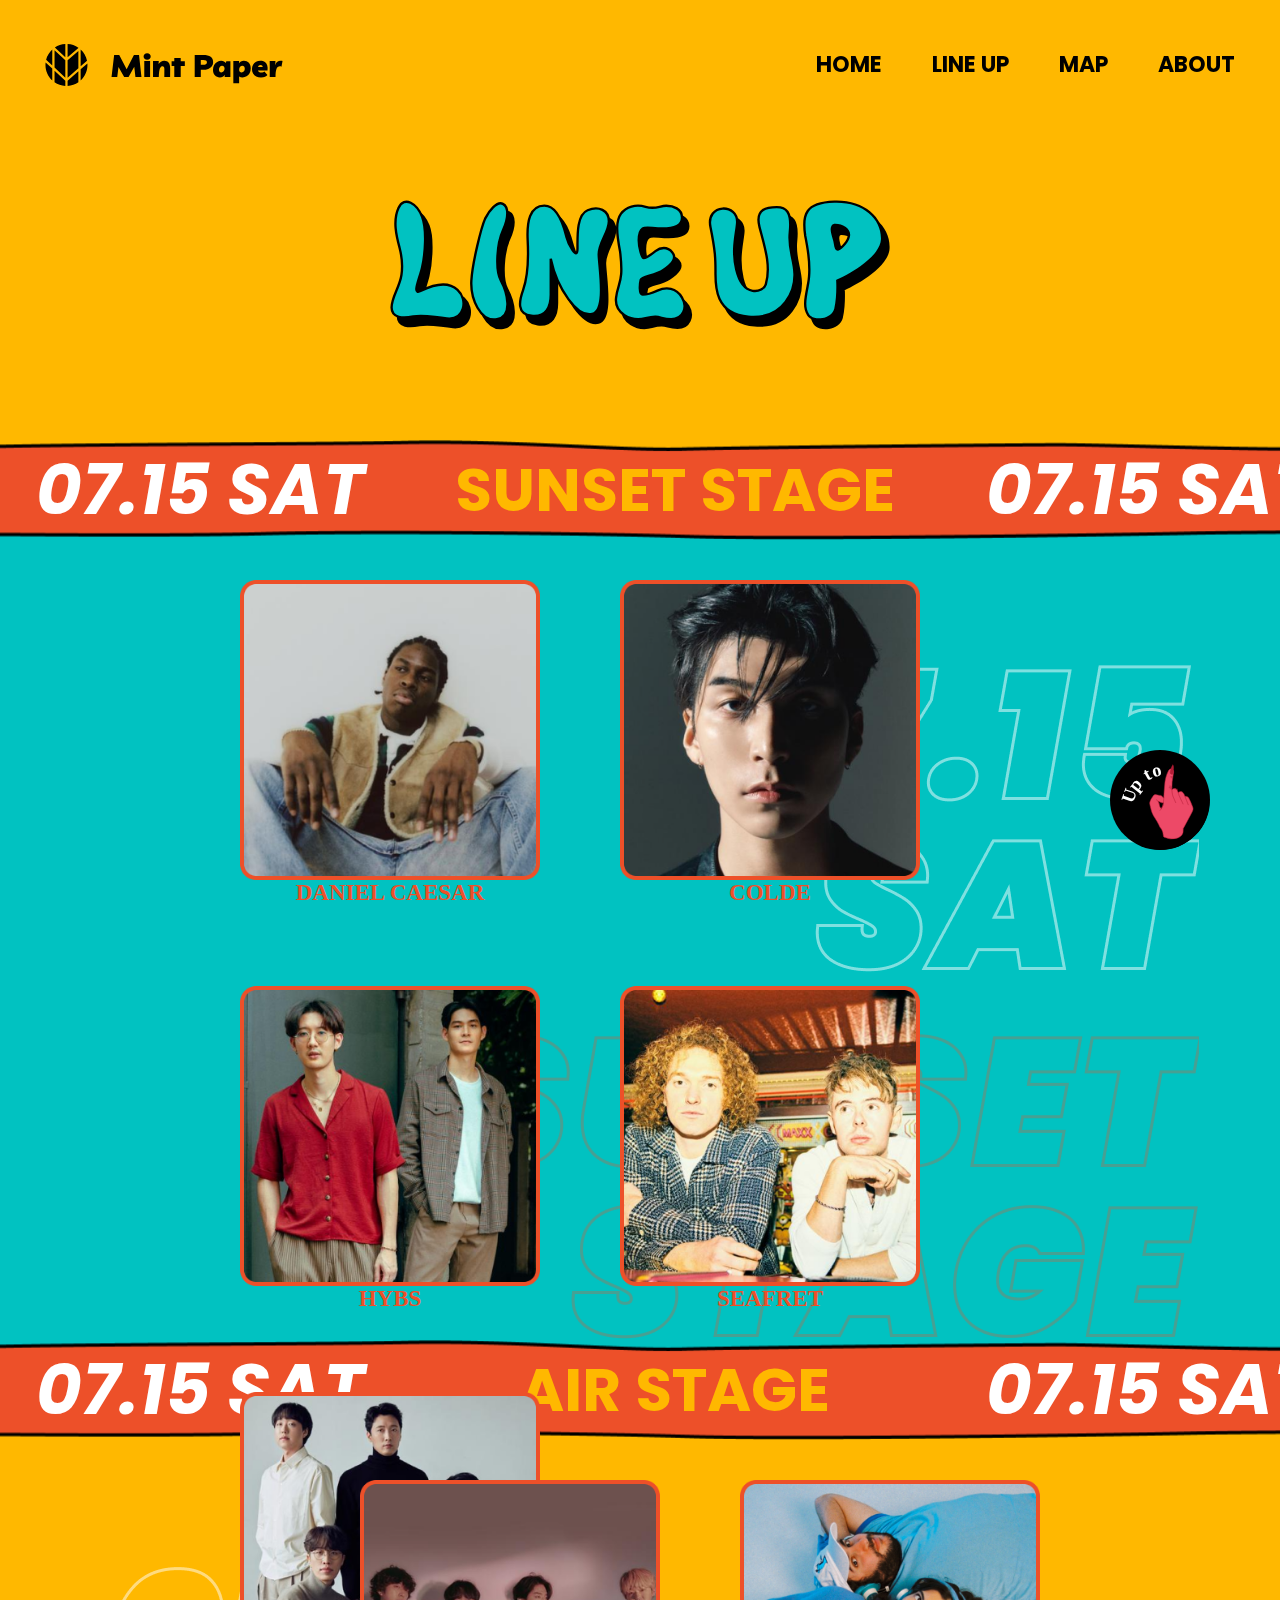
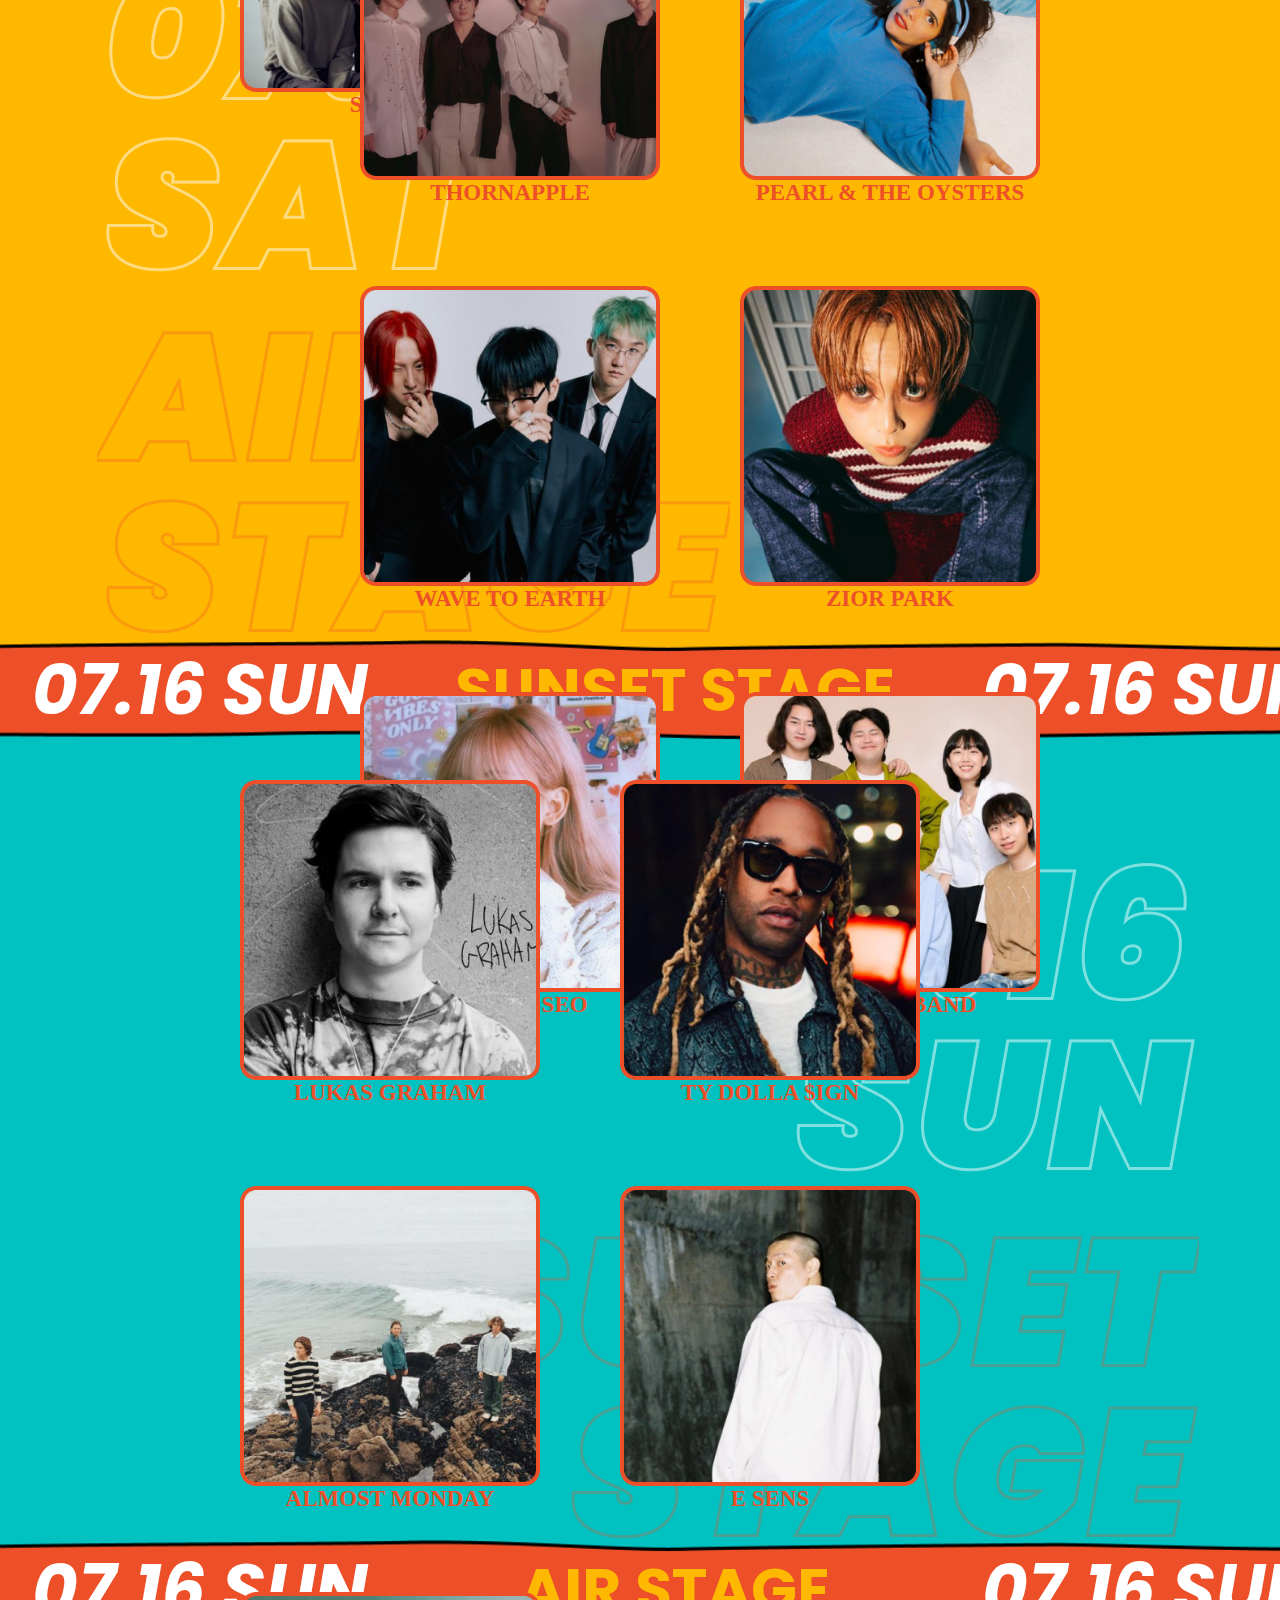
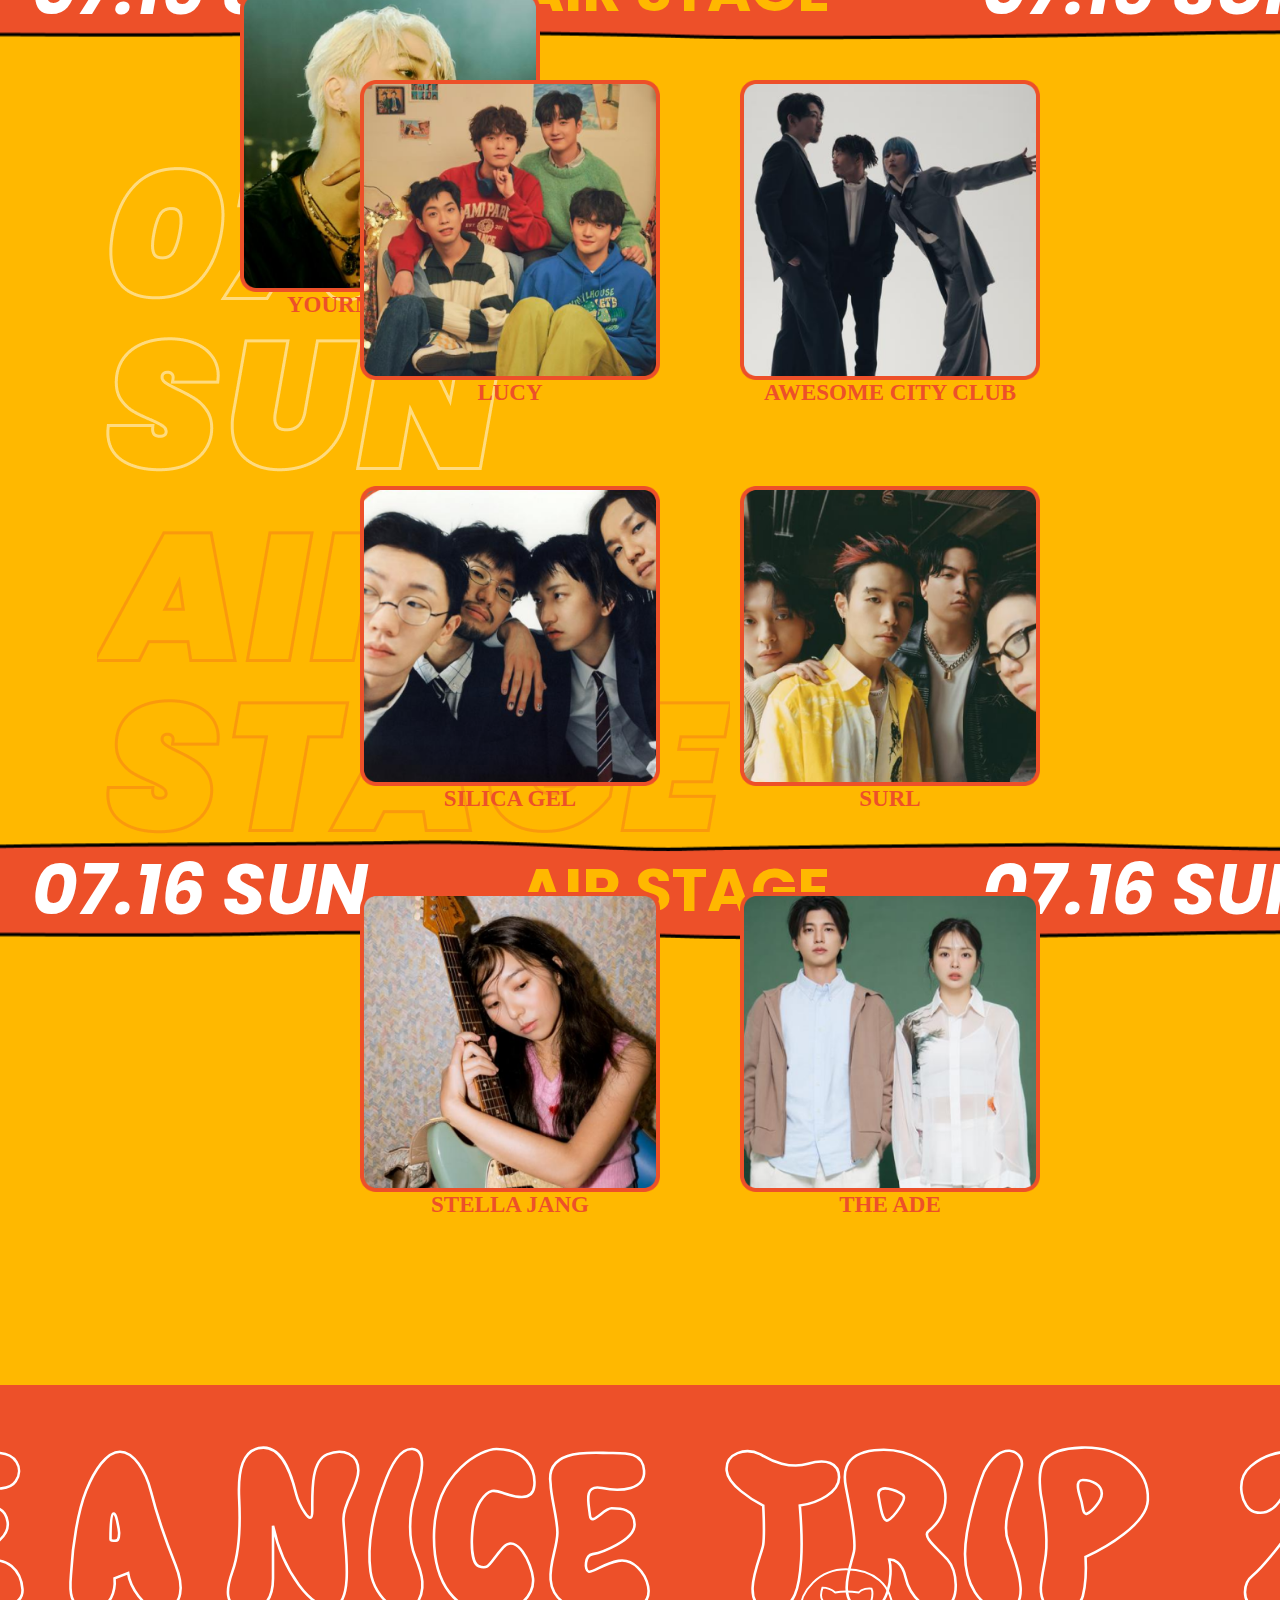
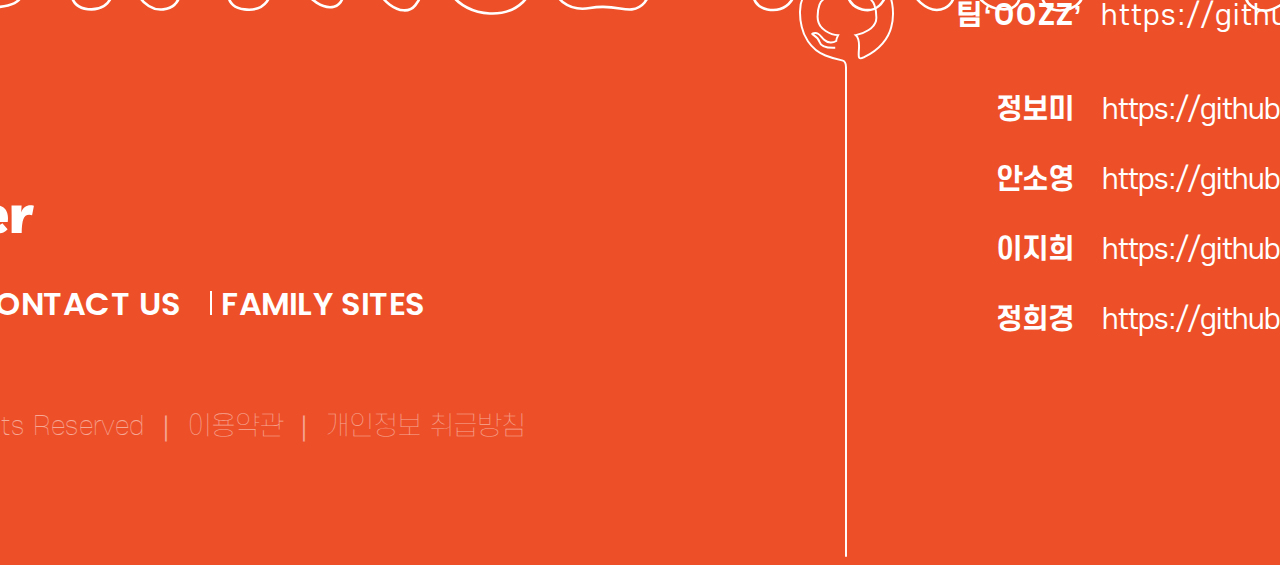
<file: lineup/lineup.html>
<!DOCTYPE html>
<html lang="ko">

<head>
  <meta charset="UTF-8" />
  <meta http-equiv="X-UA-Compatible" content="IE=edge" />
  <title>Lineup</title>
  <!-- reset -->
  <link rel="stylesheet" href="../common/reset.css" />

  <!-- favicon -->
  <link rel="apple-touch-icon" sizes="120x120" href="../common/favicon/apple_touch_icon.png" />
  <link rel="icon" type="image/png" sizes="32x32" href="../common/favicon/favicon_32x32.png" />
  <link rel="icon" type="image/png" sizes="16x16" href="../common/favicon/favicon_16x16.png" />
  <link rel="icon" type="image/png" sizes="144x144" href="../common/favicon/android_chrome_144x144.png" />
  <link rel="icon" type="image/png" sizes="150x150" href="../common/favicon/mstile_150x150.png" />

  <!-- og -->
  <meta property="og:title" content="Mint Festa 2023" />
  <meta property="og:description" content="HAVE A NICE TRIP 2023 LINEUP PAGE" />
  <meta property="og:image" content="https://team-oozz.github.io/team-oozz/images/og-img.jpg" />
  <meta property="og:url" content="https://team-oozz.github.io/team-oozz" />

  <!-- fonts -->
  <link rel="stylesheet" href="../common/fonts/fonts.css" />
  <!-- variable -->
  <link rel="stylesheet" href="../common/variable.css" />
  <!-- jh header css -->
  <link rel="stylesheet" href="./header-style.css" />

  <!------------ hk footer-style 링크 ----------->
  <link rel="stylesheet" href="../footer-style.css" />

  <!-- sy LineUp css -->
  <link rel="stylesheet" href="./lineup.css" />

  <!-- hk js -->
  <script src="https://cdnjs.cloudflare.com/ajax/libs/gsap/3.11.3/gsap.min.js"></script>
  <script defer src="../ScrollTrigger.min.js"></script>

  <!-- jquery js 파일 -->
  <script src="../common/jquery-3.7.0.min.js"></script>

  <!-- hk footer js -->
  <script defer src="../footer-script.js"></script>

  <!-- sy LineUp js 파일 -->
  <script defer src="./lineup.js"></script>
</head>

<body style="overflow-x: hidden">
  <!-- sy LineUp html -->
  <!-------- header jh 블랜딩모드, 호버이벤트 ---------->
  <header>
    <div class="header-wrapper">
      <h1 class="logo"><a href="https://team-oozz.github.io/team-oozz">민트페이퍼로고</a></h1>
      <menu class="global-nav">
        <li class="under-line">
          <a href="https://team-oozz.github.io/team-oozz">HOME</a>
        </li>
        <li class="under-line">
          <a href="#">LINE UP</a>
        </li>
        <li class="under-line">
          <a href="https://team-oozz.github.io/team-oozz/map/map">MAP</a>
        </li>
        <li class="under-line">
          <a href="https://team-oozz.github.io/team-oozz/about/about">ABOUT</a>
        </li>
      </menu>
    </div>
  </header>

  <main>
    <a href="#" class="upto"><img src="./images/black_bg_p.svg" alt="손가락이 위를 향하고 있는 버튼입니다. 누르면 맨 위 페이지로 이동합니다" /></a>
    <img class="LineUp_logo" src="./images/LINEUP.svg" alt="LineUp 로고이미지입니다" />
    <section class="mint section1 box">
      <div class="view-box mint1">
        <div class="slide-box">
          <div class="left-box flex">
            <div class="slide-item italic">07.15 SAT</div>
            <div class="slide-item">SUNSET STAGE</div>
            <div class="slide-item italic">07.15 SAT</div>
            <div class="slide-item">SUNSET STAGE</div>
            <div class="slide-item italic">07.15 SAT</div>
            <div class="slide-item">SUNSET STAGE</div>
            <div class="slide-item italic">07.15 SAT</div>
            <div class="slide-item">SUNSET STAGE</div>
          </div>
          <div class="right-box flex">
            <div class="slide-item italic">07.15 SAT</div>
            <div class="slide-item">SUNSET STAGE</div>
            <div class="slide-item italic">07.15 SAT</div>
            <div class="slide-item">SUNSET STAGE</div>
            <div class="slide-item italic">07.15 SAT</div>
            <div class="slide-item">SUNSET STAGE</div>
            <div class="slide-item italic">07.15 SAT</div>
            <div class="slide-item">SUNSET STAGE</div>
          </div>
        </div>
      </div>
      <div class="mint-wrap flex">
        <figure>
          <img src="./images/section1/DANIEL-CAESAR.png" alt="DANIEL-CAESAR.png 이미지입니다." />
          <figcaption>DANIEL CAESAR</figcaption>
        </figure>

        <figure>
          <img src="./images/section1/COLDE.png" alt="COLDE.png 이미지입니다." />
          <figcaption>COLDE</figcaption>
        </figure>

        <figure>
          <img src="./images/section1/HYBS.png" alt="HYBS.png 이미지입니다." />
          <figcaption>HYBS</figcaption>
        </figure>

        <figure>
          <img src="./images/section1/SEAFRET.png" alt="SEAFRET.png 이미지입니다." />
          <figcaption>SEAFRET</figcaption>
        </figure>

        <figure>
          <img src="./images/section1/SORAN.png" alt="SORAN.png 이미지입니다." />
          <figcaption>SORAN</figcaption>
        </figure>
      </div>
    </section>

    <section class="orange section2 box">
      <div class="view-box">
        <div class="slide-box orange1">
          <div class="left-box flex">
            <div class="slide-item italic">07.15 SAT</div>
            <div class="slide-item">AIR STAGE</div>
            <div class="slide-item italic">07.15 SAT</div>
            <div class="slide-item">AIR STAGE</div>
            <div class="slide-item italic">07.15 SAT</div>
            <div class="slide-item">AIR STAGE</div>
            <div class="slide-item italic">07.15 SAT</div>
            <div class="slide-item">AIR STAGE</div>
          </div>
          <div class="right-box flex">
            <div class="slide-item italic">07.15 SAT</div>
            <div class="slide-item">AIR STAGE</div>
            <div class="slide-item italic">07.15 SAT</div>
            <div class="slide-item">AIR STAGE</div>
            <div class="slide-item italic">07.15 SAT</div>
            <div class="slide-item">AIR STAGE</div>
            <div class="slide-item italic">07.15 SAT</div>
            <div class="slide-item">AIR STAGE</div>
          </div>
        </div>
      </div>
      <div class="wrapper flex">
        <div class="orange-wrap flex">
          <figure>
            <img src="./images/section2/THORNAPPLE.png" alt="THORNAPPLE.png 이미지입니다." />
            <figcaption>THORNAPPLE</figcaption>
          </figure>

          <figure>
            <img src="./images/section2/PEARL&THE-OYSTERS.png" alt="PEARL&THE-OYSTERS.png 이미지입니다." />
            <figcaption>PEARL & THE OYSTERS</figcaption>
          </figure>

          <figure>
            <img src="./images/section2/WAVE-TO-EARTH.png" alt="WAVE-TO-EARTH.png 이미지입니다." />
            <figcaption>WAVE TO EARTH</figcaption>
          </figure>

          <figure>
            <img src="./images/section2/ZIOR-PARK.png" alt="ZIOR-PARK.png 이미지입니다." />
            <figcaption>ZIOR PARK</figcaption>
          </figure>

          <figure>
            <img src="./images/section2/KYOUNG-SEO.png" alt="KYOUNG-SEO.png 이미지입니다." />
            <figcaption>KYOUNG SEO</figcaption>
          </figure>

          <figure>
            <img src="./images/section2/YUDABINBAND.png" alt="YUDABINBAND.png 이미지입니다." />
            <figcaption>YUDABINBAND</figcaption>
          </figure>
        </div>
      </div>
    </section>

    <section class="mint section3 box">
      <div class="view-box">
        <div class="slide-box min1">
          <div class="left-box flex">
            <div class="slide-item italic">07.16 SUN</div>
            <div class="slide-item">SUNSET STAGE</div>
            <div class="slide-item italic">07.16 SUN</div>
            <div class="slide-item">SUNSET STAGE</div>
            <div class="slide-item italic">07.16 SUN</div>
            <div class="slide-item">SUNSET STAGE</div>
            <div class="slide-item italic">07.16 SUN</div>
            <div class="slide-item">SUNSET STAGE</div>
          </div>
          <div class="right-box flex">
            <div class="slide-item italic">07.16 SUN</div>
            <div class="slide-item">SUNSET STAGE</div>
            <div class="slide-item italic">07.16 SUN</div>
            <div class="slide-item">SUNSET STAGE</div>
            <div class="slide-item italic">07.16 SUN</div>
            <div class="slide-item">SUNSET STAGE</div>
            <div class="slide-item italic">07.16 SUN</div>
            <div class="slide-item">SUNSET STAGE</div>
          </div>
        </div>
      </div>
      <div class="mint-wrap flex">
        <figure>
          <img src="./images/section3/LUKAS-GRAHAM.png" alt="LUKAS-GRAHAM.png 이미지입니다." />
          <figcaption>LUKAS GRAHAM</figcaption>
        </figure>

        <figure>
          <img src="./images/section3/TY-DOLLA-$IGN.png" alt="TY-DOLLA-$IGN.png 이미지입니다." />
          <figcaption>TY DOLLA $IGN</figcaption>
        </figure>

        <figure>
          <img src="./images/section3/ALMOST-MONDAY.png" alt="ALMOST-MONDAY.png 이미지입니다." />
          <figcaption>ALMOST MONDAY</figcaption>
        </figure>

        <figure>
          <img src="./images/section3/E-SENS.png" alt="E-SENS.png 이미지입니다." />
          <figcaption>E SENS</figcaption>
        </figure>

        <figure>
          <img src="./images/section3/YOURNG-K-(DAY6).png" alt="YOURNG-K-(DAY6).png 이미지입니다." />
          <figcaption>YOURNG K (DAY6)</figcaption>
        </figure>
      </div>
    </section>

    <section class="orange section4 box">
      <div class="view-box">
        <div class="slide-box orange2">
          <div class="left-box flex">
            <div class="slide-item italic">07.16 SUN</div>
            <div class="slide-item">AIR STAGE</div>
            <div class="slide-item italic">07.16 SUN</div>
            <div class="slide-item">AIR STAGE</div>
            <div class="slide-item italic">07.16 SUN</div>
            <div class="slide-item">AIR STAGE</div>
            <div class="slide-item italic">07.16 SUN</div>
            <div class="slide-item">AIR STAGE</div>
          </div>
          <div class="right-box flex">
            <div class="slide-item italic">07.16 SUN</div>
            <div class="slide-item">AIR STAGE</div>
            <div class="slide-item italic">07.16 SUN</div>
            <div class="slide-item">AIR STAGE</div>
            <div class="slide-item italic">07.16 SUN</div>
            <div class="slide-item">AIR STAGE</div>
            <div class="slide-item italic">07.16 SUN</div>
            <div class="slide-item">AIR STAGE</div>
          </div>
        </div>
      </div>
      <div class="wrapper flex">
        <div class="orange-wrap flex">
          <figure>
            <img src="./images/section4/LUCY.png" alt="LUCY.png 이미지입니다." />
            <figcaption>LUCY</figcaption>
          </figure>

          <figure>
            <img src="./images/section4/AWESOME-CITY-CLUB.png" alt="AWESOME-CITY-CLUB.png 이미지입니다." />
            <figcaption>AWESOME CITY CLUB</figcaption>
          </figure>

          <figure>
            <img src="./images/section4/SILICA-GEL.png" alt="SILICA-GEL.png 이미지입니다." />
            <figcaption>SILICA GEL</figcaption>
          </figure>

          <figure>
            <img src="./images/section4/SURL.png" alt="SURL.png 이미지입니다." />
            <figcaption>SURL</figcaption>
          </figure>

          <figure>
            <img src="./images/section4/STELLA-JANG.png" alt="STELLA-JANG.png 이미지입니다." />
            <figcaption>STELLA JANG</figcaption>
          </figure>

          <figure>
            <img src="./images/section4/THE-ADE.png" alt="THE-ADE.png 이미지입니다." />
            <figcaption>THE ADE</figcaption>
          </figure>
        </div>
      </div>
    </section>
    <section class="section-hidden">
      <div class="view-box">
        <div class="slide-box orange2">
          <div class="left-box flex">
            <div class="slide-item italic">07.16 SUN</div>
            <div class="slide-item">AIR STAGE</div>
            <div class="slide-item italic">07.16 SUN</div>
            <div class="slide-item">AIR STAGE</div>
            <div class="slide-item italic">07.16 SUN</div>
            <div class="slide-item">AIR STAGE</div>
            <div class="slide-item italic">07.16 SUN</div>
            <div class="slide-item">AIR STAGE</div>
          </div>
          <div class="right-box flex">
            <div class="slide-item italic">07.16 SUN</div>
            <div class="slide-item">AIR STAGE</div>
            <div class="slide-item italic">07.16 SUN</div>
            <div class="slide-item">AIR STAGE</div>
            <div class="slide-item italic">07.16 SUN</div>
            <div class="slide-item">AIR STAGE</div>
            <div class="slide-item italic">07.16 SUN</div>
            <div class="slide-item">AIR STAGE</div>
          </div>
        </div>
      </div>
    </section>
  </main>

  <!-- hk footer -->
  <div class="footer-moving">
    <footer>
      <div class="box-left">
        <img src="./images/footer-mini-logo.svg" alt="mintpaper_logo" />
        <ul>
          <li><a href="#">ABOUT Mint Paper</a></li>
          <li><a href="#">CONTACT US</a></li>
          <li><a href="#">FAMILY SITES</a></li>
        </ul>
        <p>
          ⓒ 2021 MINT PAPER ALL Rights Reserved ｜ 이용약관 ｜ 개인정보
          취급방침
        </p>
      </div>
      <img src="./images/github-logo.svg" alt="icon_git" class="icon-git" />
      <ul class="team">
        <li>
          <span>팀‘OOZZ’ </span><a href="https://github.com/team-oozz" target="_blank">https://github.com/team-oozz</a>
        </li>
        <li>
          <span>정보미 </span><a href="https://github.com/Jbomip" target="_blank">https://github.com/Jbomip</a>
        </li>
        <li>
          <span>안소영 </span><a href="https://github.com/youngsoAN" target="_blank">https://github.com/youngsoAN</a>
        </li>
        <li>
          <span>이지희 </span><a href="https://github.com/Leejihi" target="_blank">https://github.com/Leejihi</a>
        </li>
        <li>
          <span>정희경 </span><a href="https://github.com/JungHeekyung" target="_blank">https://github.com/JungHeekyung</a>
        </li>
      </ul>
    </footer>
  </div>
</body>

</html>
</file>
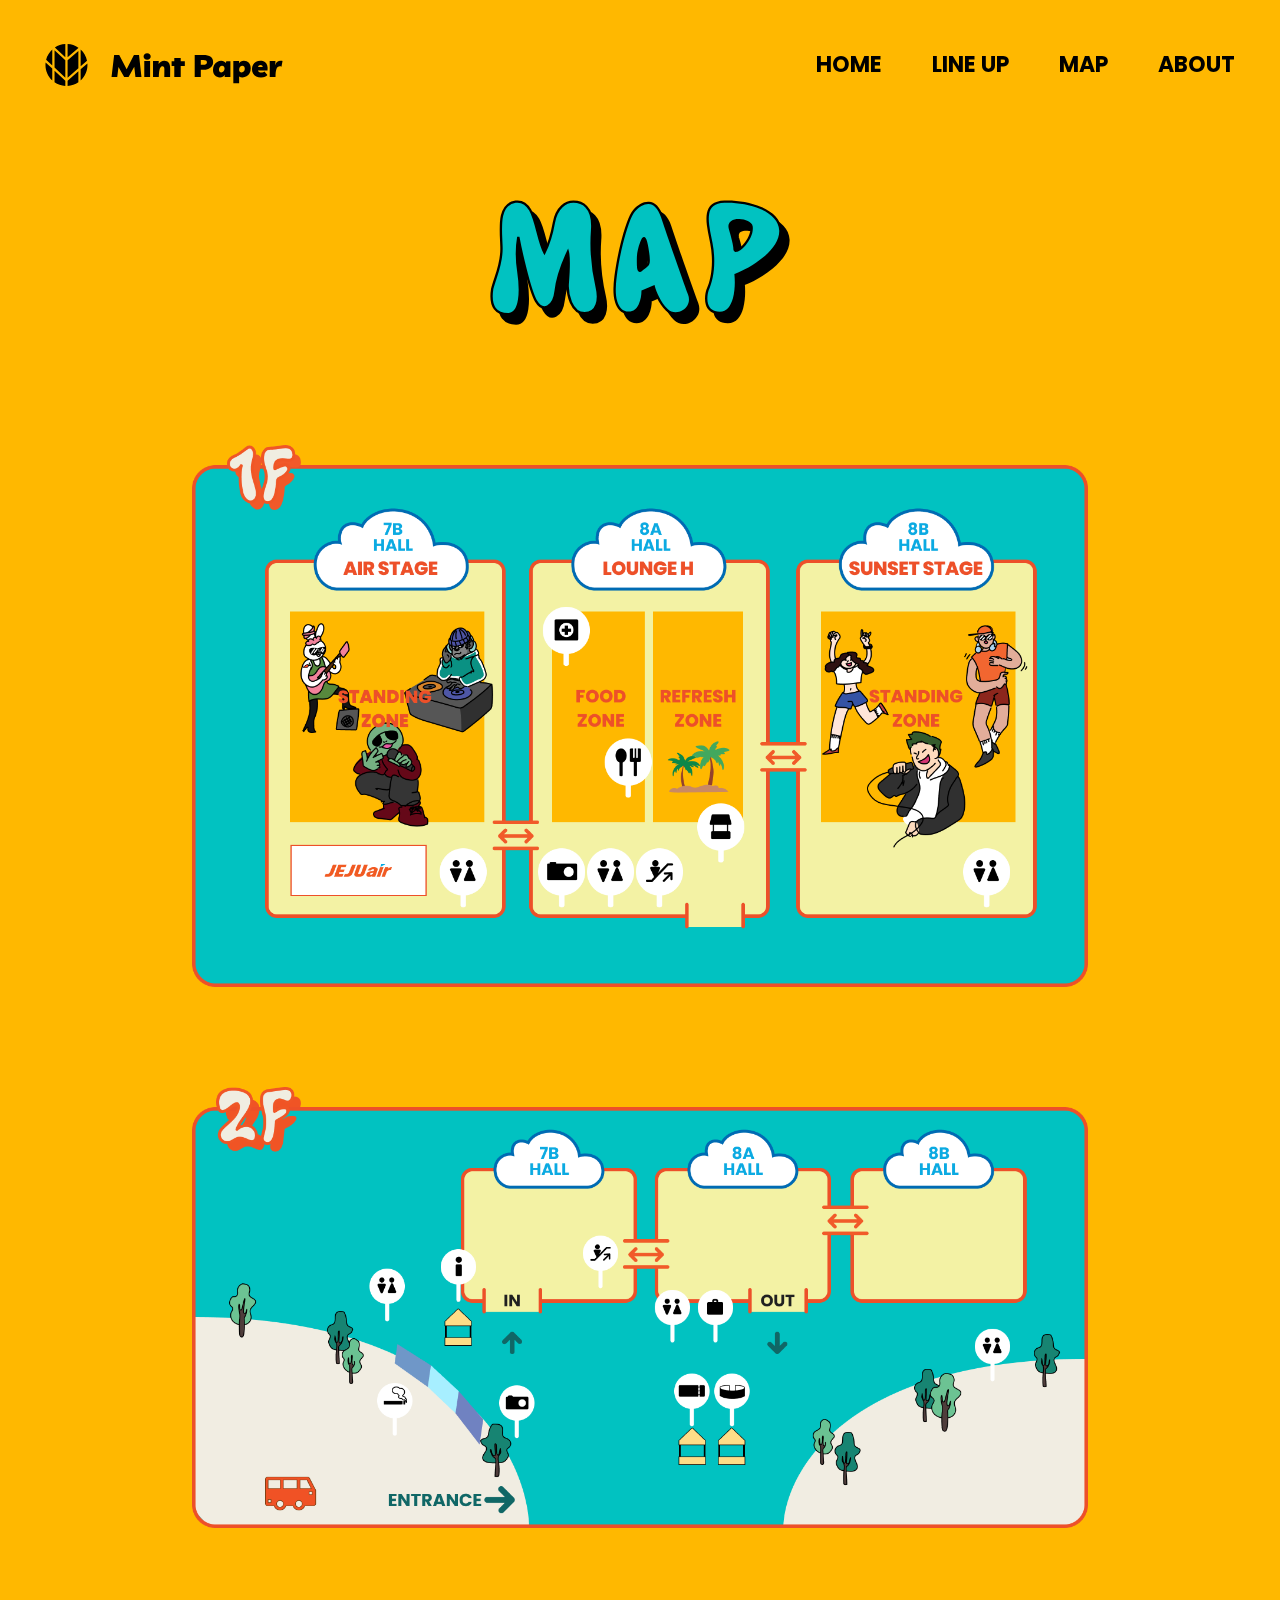
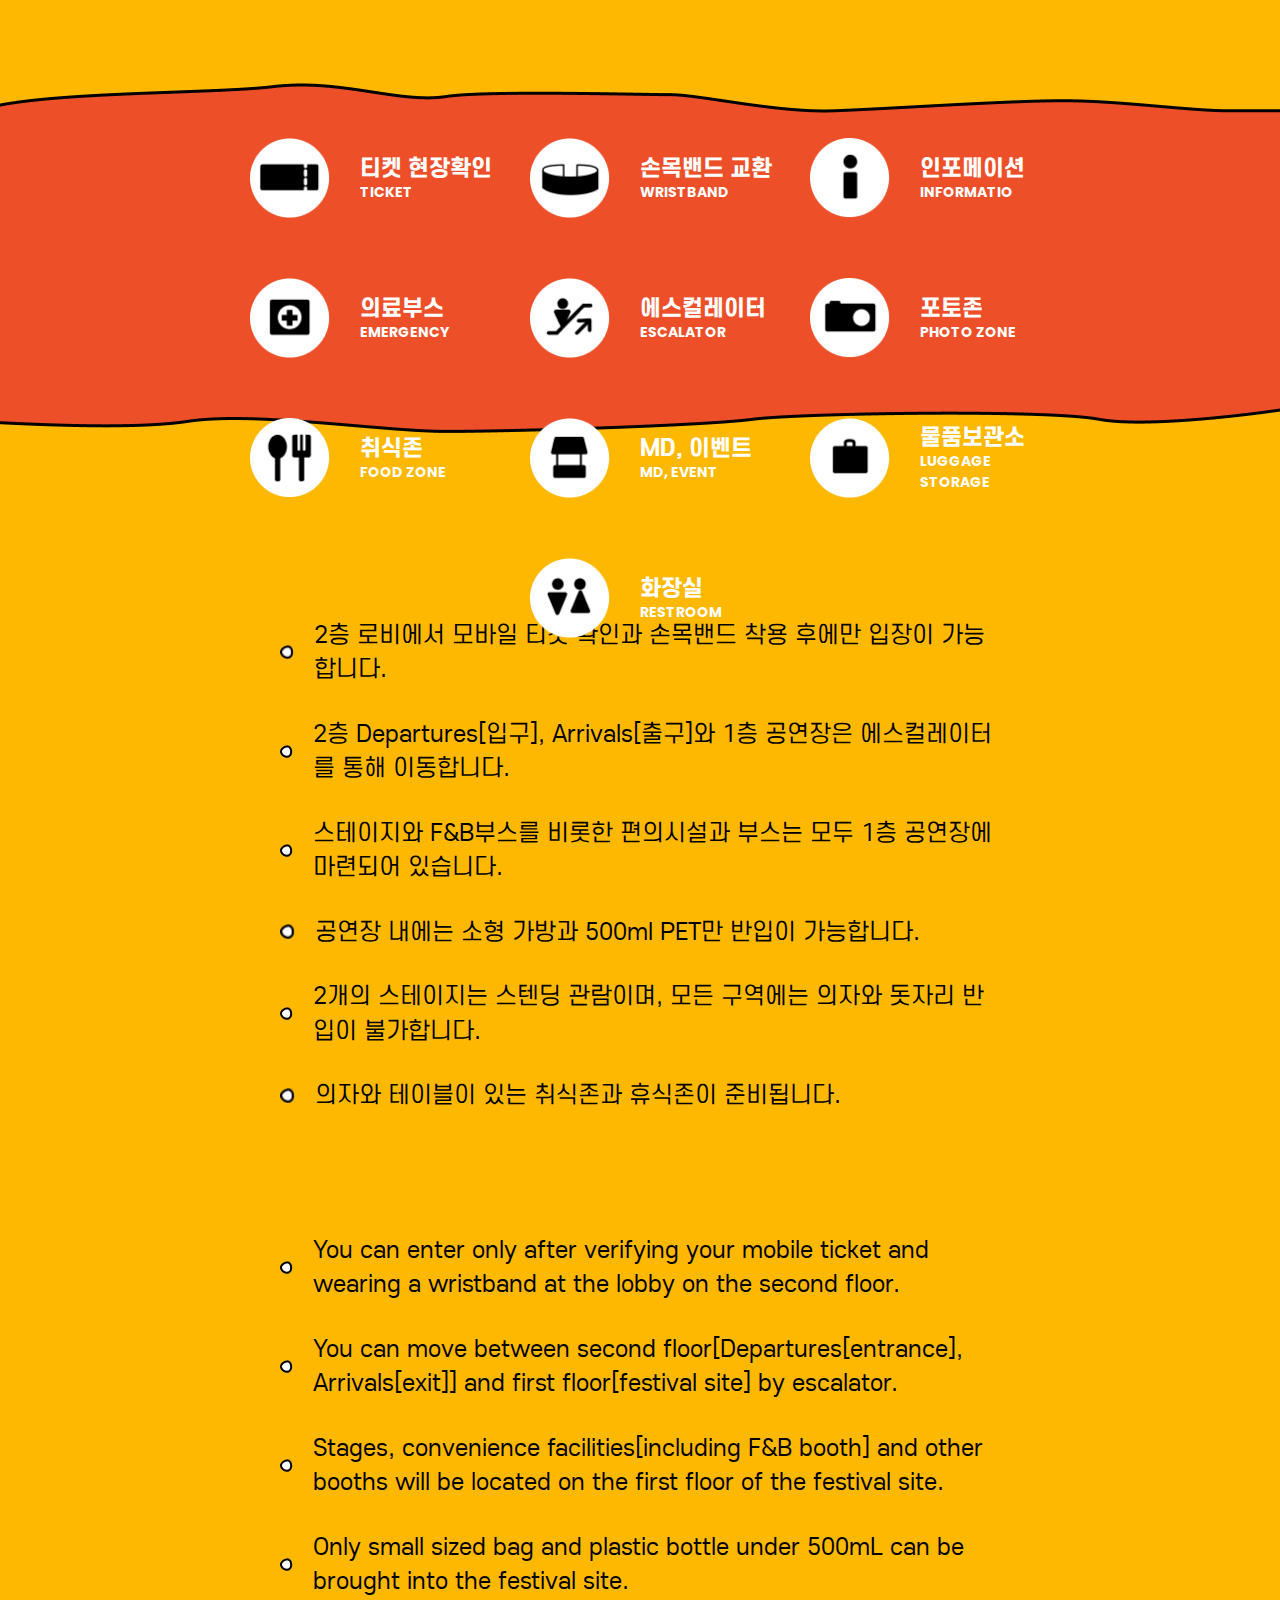
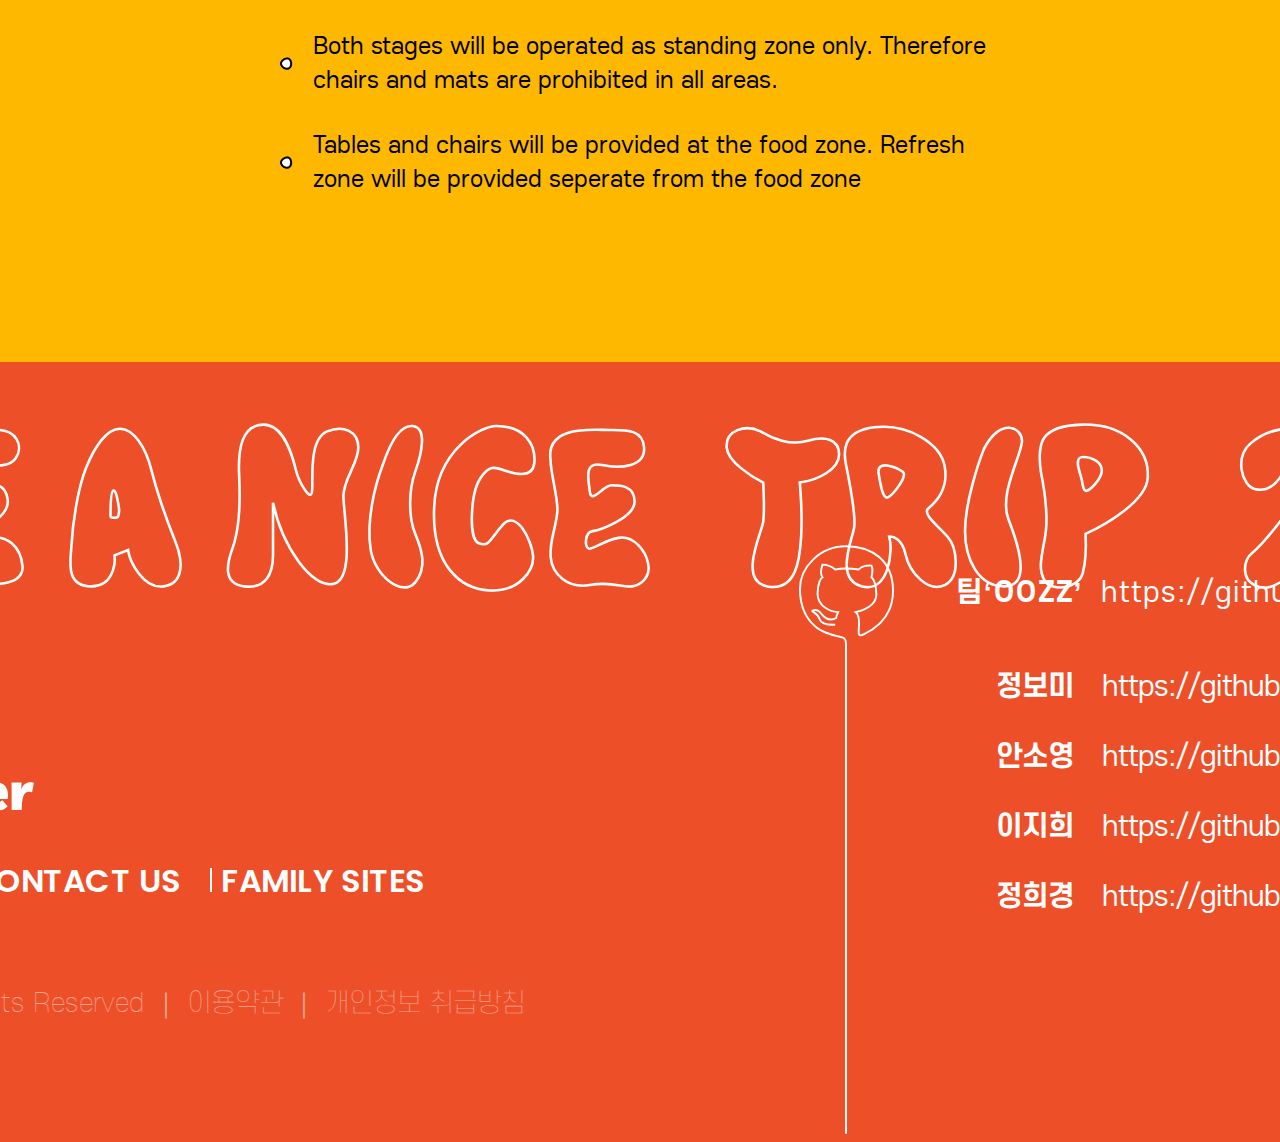
<file: map/map.html>
<!DOCTYPE html>
<html lang="ko">

<head>
  <meta charset="UTF-8" />
  <meta http-equiv="X-UA-Compatible" content="IE=edge" />
  <title>Map</title>
  <!-- reset -->
  <link rel="stylesheet" href="../common/reset.css" />

  <!-- favicon -->
  <link rel="apple-touch-icon" sizes="120x120" href="../common/favicon/apple_touch_icon.png" />
  <link rel="icon" type="image/png" sizes="32x32" href="../common/favicon/favicon_32x32.png" />
  <link rel="icon" type="image/png" sizes="16x16" href="../common/favicon/favicon_16x16.png" />
  <link rel="icon" type="image/png" sizes="144x144" href="../common/favicon/android_chrome_144x144.png" />
  <link rel="icon" type="image/png" sizes="150x150" href="../common/favicon/mstile_150x150.png" />

  <!-- og -->
  <meta property="og:title" content="Mint Festa 2023" />
  <meta property="og:description" content="HAVE A NICE TRIP 2023 MAP PAGE" />
  <meta property="og:image" content="https://team-oozz.github.io/team-oozz/images/og-img.jpg" />
  <meta property="og:url" content="https://team-oozz.github.io/team-oozz" />

  <!-- fonts -->
  <link rel="stylesheet" href="../common/fonts/fonts.css" />

  <!-- 공통 css -->
  <link rel="stylesheet" href="../common/variable.css" />

  <!-- jh header css -->
  <link rel="stylesheet" href="./header-style.css" />

  <!------------ hk footer-style 링크 ----------->
  <link rel="stylesheet" href="../footer-style.css" />

  <!-- sy Map css -->
  <link rel="stylesheet" href="./map.css" />

  <!-- hk js -->
  <script src="https://cdnjs.cloudflare.com/ajax/libs/gsap/3.11.3/gsap.min.js"></script>
  <script defer src="../ScrollTrigger.min.js"></script>

  <!-- 인터넷 긁어온거 -->
  <script src="https://ajax.googleapis.com/ajax/libs/jquery/1.11.3/jquery.min.js"></script>

  <!-- jquery js 파일 -->
  <script src="../common/jquery-3.7.0.min.js"></script>

  <!-- hk footer js -->
  <script defer src="../footer-script.js"></script>

  <!-- sy Map js -->
  <script defer src="./map.js"></script>
</head>

<body style="overflow-x: hidden">
  <!-- sy map html -->
  <!-------- header jh 블랜딩모드, 호버이벤트 ---------->
  <header>
    <div class="header-wrapper">
      <h1 class="logo"><a href="https://team-oozz.github.io/team-oozz">민트페이퍼로고</a></h1>
      <menu class="global-nav">
        <li class="under-line">
          <a href="https://team-oozz.github.io/team-oozz">HOME</a>
        </li>
        <li class="under-line">
          <a href="https://team-oozz.github.io/team-oozz/lineup/lineup">LINE UP</a>
        </li>
        <li class="under-line">
          <a href="#">MAP</a>
        </li>
        <li class="under-line">
          <a href="https://team-oozz.github.io/team-oozz/about/about">ABOUT</a>
        </li>
      </menu>
    </div>
  </header>

  <main>
    <img class="Map_logo" src="./images/MAP.svg" alt="map 로고 이미지입니다" />

    <section class="section1">
      <img src="./images/map-img01.png" alt="1층 지도 이미지입니다. (나중에 변경해야 합니다)" />
      <img src="./images/map-img02.png" alt="2층 지도 이미지입니다. (나중에 변경해야 합니다)" />
    </section>
    <section class="section2">
      <div class="icon-text flex">
        <figure>
          <img src="./images/icon-img01.png" alt="티켓현장 확인 아이콘입니다" />
          <figcaption>
            <h1>티켓 현장확인</h1>
            <p>TICKET</p>
          </figcaption>
        </figure>
        <figure>
          <img src="./images/icon-img02.png" alt="손목밴드 교환 아이콘입니다" />
          <figcaption>
            <h1>손목밴드 교환</h1>
            <p>WRISTBAND</p>
          </figcaption>
        </figure>
        <figure>
          <img src="./images/icon-img03.png" alt="인포메이션 아이콘입니다" />
          <figcaption>
            <h1>인포메이션</h1>
            <p>INFORMATIO</p>
          </figcaption>
        </figure>
        <figure>
          <img src="./images/icon-img04.png" alt="의료부스 아이콘입니다" />
          <figcaption>
            <h1>의료부스</h1>
            <p>EMERGENCY</p>
          </figcaption>
        </figure>
        <figure>
          <img src="./images/icon-img05.png" alt="에스컬레이터 아이콘입니다" />
          <figcaption>
            <h1>에스컬레이터</h1>
            <p>ESCALATOR</p>
          </figcaption>
        </figure>
        <figure>
          <img src="./images/icon-img06.png" alt="포토존 아이콘입니다" />
          <figcaption>
            <h1>포토존</h1>
            <p>PHOTO ZONE</p>
          </figcaption>
        </figure>
        <figure>
          <img src="./images/icon-img07.png" alt="취식존 아이콘입니다" />
          <figcaption>
            <h1>취식존</h1>
            <p>FOOD ZONE</p>
          </figcaption>
        </figure>
        <figure>
          <img src="./images/icon-img08.png" alt="MD, 이벤트 아이콘입니다" />
          <figcaption>
            <h1>MD, 이벤트</h1>
            <p>MD, EVENT</p>
          </figcaption>
        </figure>
        <figure>
          <img src="./images/icon-img09.png" alt="물품보관소 아이콘입니다" />
          <figcaption>
            <h1>물품보관소</h1>
            <p>LUGGAGE STORAGE</p>
          </figcaption>
        </figure>
        <figure>
          <img src="./images/icon-img10.png" alt="화장실 아이콘입니다" />
          <figcaption>
            <h1>화장실</h1>
            <p>RESTROOM</p>
          </figcaption>
        </figure>
      </div>
    </section>
    <section class="section3">
      <ul class="korea">
        <li>
          <img src="./images/li-after.png" alt="목록의 장식 동그라미 입니다" />
          2층 로비에서 모바일 티켓 확인과 손목밴드 착용 후에만 입장이
          가능합니다.
        </li>
        <li>
          <img src="./images/li-after.png" alt="목록의 장식 동그라미 입니다" />
          2층 Departures[입구], Arrivals[출구]와 1층 공연장은 에스컬레이터를
          통해 이동합니다.
        </li>
        <li>
          <img src="./images/li-after.png" alt="목록의 장식 동그라미 입니다" />
          스테이지와 F&B부스를 비롯한 편의시설과 부스는 모두 1층 공연장에
          마련되어 있습니다.
        </li>
        <li>
          <img src="./images/li-after.png" alt="목록의 장식 동그라미 입니다" />공연장 내에는 소형 가방과 500ml PET만 반입이 가능합니다.
        </li>
        <li>
          <img src="./images/li-after.png" alt="목록의 장식 동그라미 입니다" />
          2개의 스테이지는 스텐딩 관람이며, 모든 구역에는 의자와 돗자리 반입이
          불가합니다.
        </li>
        <li>
          <img src="./images/li-after.png" alt="목록의 장식 동그라미 입니다" />의자와 테이블이 있는 취식존과 휴식존이 준비됩니다.
        </li>
      </ul>
      <ul class="english">
        <li>
          <img src="./images/li-after.png" alt="목록의 장식 동그라미 입니다" />
          You can enter only after verifying your mobile ticket and wearing a
          wristband at the lobby on the second floor.
        </li>
        <li>
          <img src="./images/li-after.png" alt="목록의 장식 동그라미 입니다" />
          You can move between second floor[Departures[entrance],
          Arrivals[exit]] and first floor[festival site] by escalator.
        </li>
        <li>
          <img src="./images/li-after.png" alt="목록의 장식 동그라미 입니다" />
          Stages, convenience facilities[including F&B booth] and other booths
          will be located on the first floor of the festival site.
        </li>
        <li>
          <img src="./images/li-after.png" alt="목록의 장식 동그라미 입니다" />
          Only small sized bag and plastic bottle under 500mL can be brought
          into the festival site.
        </li>
        <li>
          <img src="./images/li-after.png" alt="목록의 장식 동그라미 입니다" />
          Both stages will be operated as standing zone only. Therefore chairs
          and mats are prohibited in all areas.
        </li>
        <li>
          <img src="./images/li-after.png" alt="목록의 장식 동그라미 입니다" />
          Tables and chairs will be provided at the food zone. Refresh zone
          will be provided seperate from the food zone
        </li>
      </ul>
    </section>
  </main>

  <!-- hk footer -->
  <div class="footer-moving">
    <footer>
      <div class="box-left">
        <img src="./images/footer-mini-logo.svg" alt="mintpaper_logo" />
        <ul>
          <li><a href="#">ABOUT Mint Paper</a></li>
          <li><a href="#">CONTACT US</a></li>
          <li><a href="#">FAMILY SITES</a></li>
        </ul>
        <p>
          ⓒ 2021 MINT PAPER ALL Rights Reserved ｜ 이용약관 ｜ 개인정보
          취급방침
        </p>
      </div>
      <img src="./images/github-logo.svg" alt="icon_git" class="icon-git" />
      <ul class="team">
        <li>
          <span>팀‘OOZZ’ </span><a href="https://github.com/team-oozz" target="_blank">https://github.com/team-oozz</a>
        </li>
        <li>
          <span>정보미 </span><a href="https://github.com/Jbomip" target="_blank">https://github.com/Jbomip</a>
        </li>
        <li>
          <span>안소영 </span><a href="https://github.com/youngsoAN" target="_blank">https://github.com/youngsoAN</a>
        </li>
        <li>
          <span>이지희 </span><a href="https://github.com/Leejihi" target="_blank">https://github.com/Leejihi</a>
        </li>
        <li>
          <span>정희경 </span><a href="https://github.com/JungHeekyung" target="_blank">https://github.com/JungHeekyung</a>
        </li>
      </ul>
    </footer>
  </div>
</body>

</html>
</file>
<file: common/fonts/fonts.css>
/* s-core-dream 한글폰트*/
@font-face {
  font-family: "s-core-dream";
  src: url("scdream1-webfont.woff2") format("woff2"),
    url("scdream1-webfont.woff") format("woff");
  font-weight: 100;
  font-style: normal;
}
@font-face {
  font-family: "s-core-dream";
  src: url("scdream2-webfont.woff2") format("woff2"),
    url("scdream2-webfont.woff") format("woff");
  font-weight: 200;
  font-style: normal;
}
@font-face {
  font-family: "s-core-dream";
  src: url("scdream3-webfont.woff2") format("woff2"),
    url("scdream3-webfont.woff") format("woff");
  font-weight: 300;
  font-style: normal;
}
@font-face {
  font-family: "s-core-dream";
  src: url("scdream4-webfont.woff2") format("woff2"),
    url("scdream4-webfont.woff") format("woff");
  font-weight: 400;
  font-style: normal;
}
@font-face {
  font-family: "s-core-dream";
  src: url("scdream5-webfont.woff2") format("woff2"),
    url("scdream5-webfont.woff") format("woff");
  font-weight: 500;
  font-style: normal;
}
@font-face {
  font-family: "s-core-dream";
  src: url("scdream6-webfont.woff2") format("woff2"),
    url("scdream6-webfont.woff") format("woff");
  font-weight: 600;
  font-style: normal;
}
@font-face {
  font-family: "s-core-dream";
  src: url("scdream7-webfont.woff2") format("woff2"),
    url("scdream7-webfont.woff") format("woff");
  font-weight: 700;
  font-style: normal;
}
@font-face {
  font-family: "s-core-dream";
  src: url("scdream8-webfont.woff2") format("woff2"),
    url("scdream8-webfont.woff") format("woff");
  font-weight: 800;
  font-style: normal;
}
@font-face {
  font-family: "s-core-dream";
  src: url("scdream9-webfont.woff2") format("woff2"),
    url("scdream9-webfont.woff") format("woff");
  font-weight: 900;
  font-style: normal;
}

/* Poppins 영어폰트*/

@font-face {
  font-family: "Poppins";
  font-style: normal;
  font-weight: 400;
  src: local("Poppins Regular"), url("Poppins-Regular.woff") format("woff");
}

@font-face {
  font-family: "Poppins";
  font-style: italic;
  font-weight: 400;
  src: local("Poppins Italic"), url("Poppins-Italic.woff") format("woff");
}

@font-face {
  font-family: "Poppins";
  font-style: thin;
  font-weight: 100;
  src: local("Poppins Thin"), url("Poppins-Thin.woff") format("woff");
}

@font-face {
  font-family: "Poppins";
  font-style: thin;
  font-weight: italic;
  src: local("Poppins Thin Italic"),
    url("Poppins-ThinItalic.woff") format("woff");
}

@font-face {
  font-family: "Poppins";
  font-style: normal;
  font-weight: 200;
  src: local("Poppins ExtraLight"),
    url("Poppins-ExtraLight.woff") format("woff");
}

@font-face {
  font-family: "Poppins";
  font-style: italic;
  font-weight: 200;
  src: local("Poppins ExtraLight Italic"),
    url("Poppins-ExtraLightItalic.woff") format("woff");
}

@font-face {
  font-family: "Poppins";
  font-style: normal;
  font-weight: 300;
  src: local("Poppins Light"), url("Poppins-Light.woff") format("woff");
}

@font-face {
  font-family: "Poppins";
  font-style: italic;
  font-weight: 300;
  src: local("Poppins Light Italic"),
    url("Poppins-LightItalic.woff") format("woff");
}

@font-face {
  font-family: "Poppins";
  font-style: normal;
  font-weight: 500;
  src: local("Poppins Medium"), url("Poppins-Medium.woff") format("woff");
}

@font-face {
  font-family: "Poppins";
  font-style: italic;
  font-weight: 500;
  src: local("Poppins Medium Italic"),
    url("Poppins-MediumItalic.woff") format("woff");
}

@font-face {
  font-family: "Poppins";
  font-style: normal;
  font-weight: 600;
  src: local("Poppins SemiBold"), url("Poppins-SemiBold.woff") format("woff");
}

@font-face {
  font-family: "Poppins";
  font-style: italic;
  font-weight: 600;
  src: local("Poppins SemiBold Italic"),
    url("Poppins-SemiBoldItalic.woff") format("woff");
}

@font-face {
  font-family: "Poppins";
  font-style: normal;
  font-weight: 700;
  src: local("Poppins Bold"), url("Poppins-Bold.woff") format("woff");
}

@font-face {
  font-family: "Poppins";
  font-style: italic;
  font-weight: 700;
  src: local("Poppins Bold Italic"),
    url("Poppins-BoldItalic.woff") format("woff");
}

@font-face {
  font-family: "Poppins";
  font-style: normal;
  font-weight: 800;
  src: local("Poppins ExtraBold"), url("Poppins-ExtraBold.woff") format("woff");
}

@font-face {
  font-family: "Poppins";
  font-style: italic;
  font-weight: 800;
  src: local("Poppins ExtraBold Italic"),
    url("Poppins-ExtraBoldItalic.woff") format("woff");
}

@font-face {
  font-family: "Poppins";
  font-style: normal;
  font-weight: 900;
  src: local("Poppins Black"), url("Poppins-Black.woff") format("woff");
}

@font-face {
  font-family: "Poppins";
  font-style: italic;
  font-weight: 900;
  src: local("Poppins Black Italic"),
    url("Poppins-BlackItalic.woff") format("woff");
}
</file>
<file: common/variable.css>
@charset 'utf-8';

:root {
    --font-family-ko: 's-core-dream','Malgun Gothic', 돋움, sans-serif; ;
    --font-family-en: 'Poppins', sans-serif;

    --point-color-m:#01C2C1;
    --point-color-y: #FFB800;
    --point-color-o: #ED5029;

    --font-size-13: 0.813rem;
    --font-size-14:  0.875rem;
    --font-size-16:  1rem;
    --font-size-18:  1.125rem;    
    --font-size-21:  1.313rem;
    --font-size-22:  1.375rem;
    --font-size-23:  1.438rem;
    --font-size-25:  1.563rem;
    --font-size-26:  1.625rem; 
    --font-size-30:  1.875rem;
    --font-size-32:  2rem;
    --font-size-33:   2.063rem;
    --font-size-45:  2.8125rem;
    --font-size-50:  3.125rem;
    --font-size-60:  3.75rem;
    --font-size-70:  4.375rem;
    --font-size-75:  4.688rem;
    --font-size-150: 9.375rem;
    --font-size-156: 9.75rem;
    --font-size-176: 11rem;
    
 }
</file>
<file: header-style.css>
@charset "utf-8";

/* font-family: 'Poppins', 's-core-dream', cursive, sans-serif; */

/* 'Poppins', 's-core-dream' */
@import url(./common/fonts/fonts.css);

/* 변수선언 */
@import url(./common/variable.css);

/*********** header  **********/

header {
  width: 100%;
  height: 130px;

  font-family: var(--font-family-en);
  font-weight: 700;
  font-size: var(--font-size-22);

  position: fixed;
  top: 0;
  left: 0;
  z-index: 99999;
  mix-blend-mode: difference;
}

header .header-wrapper {
  width: 93%;
  height: 100%;
  margin: 0 auto;

  display: flex;
  justify-content: space-between;
  align-items: center;
}

header .header-wrapper h1 {
  width: 20%;
  height: 100%;
  text-indent: -999999px;
}

header .header-wrapper h1 a {
  display: block;
  width: 100%;
  min-width: 200px;
  height: 100%;
  background: url(./images/logo_mint.svg) no-repeat 0 50% / contain;
  /* background: url(./images/logo_black.png) no-repeat 0 50% / contain; */
  z-index: 9999;
}

header .header-wrapper .global-nav {
  height: 130px;
  display: flex;
  align-items: center;
}
header .header-wrapper .global-nav li {
  height: 100%;
}
header .header-wrapper .global-nav li a {
  display: block;
  height: 80px;
  padding-left: 50px;
  line-height: 130px;
  text-align: right;
  color: var(--point-color-m);
}

/* 메뉴 hover: 언더라인 생성 */

header .header-wrapper .global-nav .under-line a::after {
  content: '';
  display: block;
  width: 100%;
  height: 5px;
  margin: -30px auto;
  background-color: var(--point-color-m);
  transform-origin: right;
  transform: scaleX(0);
  transition: transform 0.3s ease-in-out;
}
header .header-wrapper .global-nav .under-line:hover a::after {
  transform-origin: left;
  transform: scaleX(1);
}
</file>
<file: footer-style.css>
@charset "utf-8";
body {
  margin: 0;
}

/*----- hk section3 -----*/
.footer-wrapper {
  width: 100%;
  height: 159.9vw;
  background: url(./images/s3-bg-01.png) no-repeat 50% 50% / cover;
  display: flex;
  flex-direction: column;
  justify-content: flex-end;
  overflow: hidden;
}
.footer-wrapper .section3 .s3-title {
  width: 51.04vw;
  transform: translateX(57%);
  margin-bottom: 3.13vw;
  position: relative;
}
.footer-wrapper .section3 .date1 {
  position: relative;
}
.footer-wrapper .section3 .date2 {
  position: relative;
}
.footer-wrapper .section3 .date-wrap {
  width: 57.29vw;
  display: flex;
  justify-content: space-between;
  margin: 7vw 0 2.6vw 19.79vw;
  transform: translateX(5%);
}
.footer-wrapper .section3 .date-wrap h2 {
  font-family: var(--font-family-en);
  font-size: var(--font-size-50);
  font-weight: 900;
  text-align: center;
  font-style: italic;
  color: #fff;
  text-shadow: -2px 0 #000, 0 2px #000, 2px 0 #000, 0 -2px #000, 5px 5px 0 #000,
    4px 4px 0 #000, 2px 2px 0 #000, 1px 1px 0 #000;
  margin-bottom: 0.05vw;
}
.footer-wrapper .section3 .date-wrap p {
  font-family: var(--font-family-en);
  font-size: var(--font-size-32);
  font-weight: 700;
  letter-spacing: -1px;
  text-align: center;
  line-height: 38px;
  color: var(--point-color-o);
  margin-bottom: 1.04vw;
}
.footer-wrapper .section3 .date-wrap p span {
  display: block;
}
.footer-wrapper .section3 .timetable {
  width: 93.75vw;
  margin-left: 10.42vw;
  margin-bottom: 11.46vw;
}
/*----- //section3 -----*/

/*----- hk footer -----*/
footer {
  width: 93.23vw;
  height: 30.47vw;
  color: #fff;
  margin: 0 auto;
  border-radius: 40px 40px 0 0;
  background: #ed5029 url(./images/f_title_01.svg) no-repeat 50% 10% /90%;
  font-family: var(--font-family-ko);
  font-size: 1rem;
  font-weight: 400;

  display: flex;
  justify-content: space-between;

  position: relative;
  z-index: 999;
}

footer .box-left {
  margin: 15.36vw 0 0 7.29vw;
}
footer .box-left img {
  width: 15.63vw;
}
footer .box-left ul {
  display: flex;
  margin-top: 1.04vw;
  font-family: var(--font-family-en);
  font-weight: 600;
  padding: 0;
}
footer .box-left ul li {
  margin-right: 1.56vw;
}
footer .box-left ul li a {
  position: relative;
}
footer .box-left ul li:nth-child(1) a::after,
footer .box-left ul li:nth-child(2) a::after {
  content: "";
  width: 1px;
  height: 12px;
  background-color: #fff;
  position: absolute;
  top: 5px;
  right: -15px;
}
footer .box-left p {
  margin-top: 40px;
  font-size: 13px;
  opacity: 0.5;
  font-weight: 100;
}

footer .icon-git {
  width: 47.5px;
  height: 303px;
  position: absolute;
  right: 470px;
  bottom: 0;
}
footer .team {
  margin-top: 295px;
  font-size: 14px;
  line-height: 35px;
  position: absolute;
  right: 140px;
  bottom: 105px;
  word-spacing: 10px;
}
footer .team li:nth-child(1) {
  line-height: 60px;
  letter-spacing: 1px;
  word-spacing: 4px;
}
footer .team li:nth-child(2),
footer .team li:nth-child(3),
footer .team li:nth-child(4),
footer .team li:nth-child(5) {
  text-indent: 20px;
}
footer .team li span {
  font-weight: 600;
}
footer .team li a:hover {
  text-decoration: underline;
}
</file>
<file: LineUp.css>
@charset 'utf-8';

/* 'Poppins', 's-core-dream' */
/* @import url(./common/fonts/fonts.css);

/* 변수선언 */
/* @import url(./common/variable.css); */
li {
  list-style: none;
}

a {
  text-decoration: none;
}

body {
  background-color: var(--point-color-y);
}

/********* header **********/
header {
  width: 100%;
  margin-bottom: 100px;
}

.LineUp_logo {
  width: 500px;
  display: block;
  margin: 200px auto;
  margin-bottom: 120px;
}

header .upto {
  width: 100px;
  height: 100px;
  position: fixed;
  bottom: 50px;
  right: 70px;
  z-index: 9999;
}

header .upto img {
  width: 100%;
  height: 100%;
  background: #000;
  border-radius: 50%;
  transition: 0.3s;
}

header .upto img:hover {
  transform: scale(1.2) rotate(5deg);
}

/********* main *********/
main section {
  display: flex;
  flex-wrap: wrap;
  width: 100%;
  height: 100vh;
}

/* bg 글자조정 */
main .section1 {
  background: url(./images/bg01.png) no-repeat 85% 200px;
}

main .section2 {
  background: url(./images/bg02.png) no-repeat 15% 200px;
}

main .section2 .wrapper {
  width: 100%;
  justify-content: flex-end;
}

main .section3 {
  background: url(./images/bg03.png) no-repeat 85% 200px;
}

main .section4 {
  background: url(./images/bg04.png) no-repeat 15% 200px;
}

main .section4 .wrapper {
  width: 100%;
  justify-content: flex-end;
}

/* bg 끝! */

main section figure {
  margin: 40px;
  transition: 0.3s;
}

main section figure figcaption {
  text-align: center;
  color: var(--point-color-o);
  font-size: var(--font-size-23);
  font-weight: bold;
  /* 피그마 폰트는 엑스트라 볼드인데 여기는 볼드밖에 안되는듯 */
}

main section figure:hover {
  transform: scale(1.05);
}

main section .mint-wrap,
main section .orange-wrap {
  flex-wrap: wrap;
  width: 1200px;
  z-index: 999;
  align-items: center;
  margin: 0 200px;
}

main section .orange-wrap {
  justify-content: flex-end;
}

main section img {
  width: 300px;
}

main .mint {
  background-color: var(--point-color-m);
}

/***** 슬라이드 영역 움직임 값 *****/
.view-box {
  /* 박스영역 */
  width: 100%;
  height: 100px;
  background: url(./images/bg00.png) no-repeat 10% / cover;
  margin-top: -10px;
  overflow: hidden;
}

/* 애니메이션 값 */
.slide-box {
  width: 100%;
  height: 100%;
  display: flex;
  animation: flowText 8s linear infinite;
}

@keyframes flowText {
  0% {
    transform: translateX(0);
  }

  100% {
    transform: translateX(-50%);
  }
}

/* 애니메이션 값 끝! */
.view-box .slide-item {
  font-family: var(--font-family-en);
  text-align: center;
  width: 550px;
  height: 100px;
  line-height: 100px;
  font-size: var(--font-size-60);
  font-weight: bold;
  color: var(--point-color-y);
}

.slide-item.italic {
  font-style: italic;
  color: #fff;
  width: 400px;
  font-size: var(--font-size-70);
}

/***** 슬라이드 움직임 값 끝! *****/

.flex {
  display: flex;
}

/* .box-hidden */
.section-hidden {
  margin: 0;
  height: 70vh;
}
</file>
<file: Map.css>
@charset 'utf-8';

@import url(/common/fonts/fonts.css);

::selection {
  background-color: #ff7418;
  color: #fff;
}

body {
  background-color: var(--point-color-y);
  font-family: var(--font-family-ko);
}

.flex {
  display: flex;
  justify-content: space-between;
}

header {
  margin-bottom: 100px;
}

/* upto 버튼 */
.upto {
  width: 100px;
  height: 100px;
  position: fixed;
  bottom: 50px;
  right: 70px;
  z-index: 999;
}

.upto img {
  width: 100%;
  height: 100%;
  background: #000;
  border-radius: 50%;
  transition: 0.3s;
}

.upto img:hover {
  transform: scale(1.2) rotate(5deg);
}

main .Map_logo {
  width: 300px;
  display: block;
  margin: 200px auto;
  margin-bottom: 120px;
}

/* section1 지도 */
.section1 {
  width: 70%;
  margin: 0 auto;
}

.section1 img:nth-child(1) {
  margin-bottom: 100px;
}

/* sy 아이콘 */
.section2 {
  margin: 0 auto;
  width: 100%;
  height: 400px;
  background: url(./images/Map_bg01.png) no-repeat 50% / cover;
  background-size: 100% 350px;
  text-align: center;
}

.section2 .icon-text {
  position: relative;
  top: 50px;
  width: 80%;
  margin: 0 auto;
  flex-wrap: wrap;
  justify-content: center;
  margin-top: 130px;
}

.section2 .icon-text figure {
  display: flex;
  align-items: center;
}

.section2 .icon-text figure img {
  width: 80px;
  margin: 30px;
}

.section2 .icon-text figure figcaption {
  width: 140px;
  text-align: left;
}

.section2 .icon-text figure figcaption h1 {
  font-size: var(--font-size-22);
  color: #fff;
  font-weight: bold;
  font-family: var(--font-family-ko);
}

.section2 .icon-text figure figcaption p {
  font-size: var(--font-size-14);
  color: #fff;
  font-weight: bold;
  font-family: var(--font-family-en);
}

/* sy 지도 설명 섹션 */
.section3 {
  width: 100%;
  margin: 100px auto;
  margin-bottom: 200px;
}

.section3 ul {
  width: 100%;
  padding: 30px 280px;
  font-size: var(--font-size-23);
}

.section3 ul li {
  display: flex;
  align-items: center;
  line-height: 20px;
  margin: 30px 0;
}

.section3 .korea img,
.section3 .english img {
  width: 15px;
  margin-right: 20px;
}
</file>
<file: about/about-style.css>
@charset "utf-8";

/* font-family: 'Poppins', 's-core-dream', cursive, sans-serif; */

/* 'Poppins', 's-core-dream' */
@import url(../common/fonts/fonts.css);

/* 변수선언 */
@import url(../common/variable.css);

/*********** about content jh  **********/
/* 공통 css 우선 작성 */

body {
  background-color: #01c2c1;
}

.about {
  width: 80%;
  margin: 15vw auto 0;
  font-family: var(--font-family-ko);
  font-weight: 600;

  position: relative;
}

.about h3 {
  font-size: var(--font-size-23);
  color: #fff;
  margin-bottom: 2vw;
  transition: 0.2s ease-in-out;
}

.about h2 .block {
  display: block;
}

.about p {
  font-size: var(--font-size-16);
  font-weight: 400;
  line-height: 2;
}

/* svg */
svg {
  width: 73vw;
  height: 46.12vw;
  fill: none;
  stroke: #feed00;
  stroke-width: var(--font-size-16);

  position: absolute;
  top: 15vw;
  left: -6vw;

  z-index: 9;
}

/* 개별 css값 적용 */
/* 타이틀작성 */

.about > h3 {
  position: relative;
}

.about > h3::after {
  content: '';
  display: block;
  width: 35px;
  height: 4px;
  background-color: #fff;

  position: absolute;
  top: 60px;
  left: 1.5px;
}

.about > h2 {
  font-size: var(--font-size-50);
  font-weight: 700;
  color: #fff;
  padding-top: 28px;
}

/* 본문 작성 */

.about .about-wrapper {
  margin-top: 10vw;
  width: 100%;
}

/* 본문 상단 txt */
.about .about-wrapper .txt-box1 {
  margin-left: 35%;
  margin-bottom: 5vw;
}

.about .about-wrapper .txt1 p {
  margin-bottom: 2vw;
}

/* 본문 하단 txt */
.about .about-wrapper .about-wrap {
  display: flex;
}

.about .about-wrapper .about-wrap .img-box {
  width: 35%;
  height: 100%;

  display: grid;
  justify-content: flex-start;
  align-items: end;

  position: relative;
}

.about .about-wrapper .about-wrap .img-box img {
  padding-right: 5vw;

  position: absolute;
  top: 0;
}

/* 이미지 호버 이벤트 */
.about .about-wrapper .about-wrap .img-box .img2 {
  display: none;
}

.about .about-wrapper .wrap1:hover .img2 {
  display: block;
}
.about .about-wrapper .wrap1:hover .img1 {
  display: none;
}

.about .about-wrapper .wrap2:hover .img2 {
  display: block;
}
.about .about-wrapper .wrap2:hover .img1 {
  display: none;
}

.about .about-wrapper .wrap3:hover .img2 {
  display: block;
}
.about .about-wrapper .wrap23:hover .img1 {
  display: none;
}

/* 영역도착시 밑줄이벤트 */

.about .about-wrapper .about-wrap .txt-box2 {
  width: 65%;
  margin-bottom: 3vw;
}
.about .about-wrapper .about-wrap .txt-box2 .bold {
  font-weight: 700;
  box-shadow: inset 0 0 0 0 #feed00;
  color: #000;
  padding: 0 0.25rem;
  margin: 0 -0.25rem;
  transition: color 1s ease-in-out, box-shadow 0.5s ease-in-out;
}

/* jh 영역 도달시 밑줄 이벤트발생, js연결 */
.about .about-wrapper .about-wrap .evet-box1.under .bold {
  box-shadow: inset 800px 0 0 0 #feed00;
}
.about .about-wrapper .about-wrap .evet-box2.under .bold {
  box-shadow: inset 800px 0 0 0 #feed00;
}
.about .about-wrapper .about-wrap .evet-box3.under .bold {
  box-shadow: inset 800px 0 0 0 #feed00;
}

.about .about-wrapper .txt-box3 {
  color: #fff;
  margin-left: 35%;
  margin-bottom: 6vw;
}

/*----- jh hk footer 수정  -----*/
/*----- hk footer -----*/
footer {
  width: 93.23vw;
  height: 30.47vw;
  color: #fff;
  margin: 0 auto;
  border-radius: 40px 40px 0 0;
  background: #ed5029 url(../images/f_title_01.svg) no-repeat 50% 10% /90%;
  font-family: var(--font-family-ko);
  font-size: 1rem;
  font-weight: 400;

  display: flex;
  justify-content: space-between;

  position: relative;
  z-index: 999;
}

footer .box-left {
  margin: 15.36vw 0 0 7.29vw;
}
footer .box-left img {
  width: 15.63vw;
}
footer .box-left ul {
  display: flex;
  margin-top: 1.04vw;
  font-family: var(--font-family-en);
  font-weight: 600;
  padding: 0;
}
footer .box-left ul li {
  margin-right: 1.56vw;
}
footer .box-left ul li a {
  position: relative;
}
footer .box-left ul li:nth-child(1) a::after,
footer .box-left ul li:nth-child(2) a::after {
  content: '';
  width: 1px;
  height: 12px;
  background-color: #fff;
  position: absolute;
  top: 5px;
  right: -15px;
}
footer .box-left p {
  margin-top: 40px;
  font-size: 13px;
  opacity: 0.5;
  font-weight: 100;
}

footer .icon-git {
  width: 47.5px;
  height: 303px;
  position: absolute;
  right: 470px;
  bottom: 0;
}
footer .team {
  margin-top: 295px;
  font-size: 14px;
  line-height: 35px;
  position: absolute;
  right: 140px;
  bottom: 105px;
  word-spacing: 10px;
}
footer .team li:nth-child(1) {
  line-height: 60px;
  letter-spacing: 1px;
  word-spacing: 4px;
}
footer .team li:nth-child(2),
footer .team li:nth-child(3),
footer .team li:nth-child(4),
footer .team li:nth-child(5) {
  text-indent: 20px;
}
footer .team li span {
  font-weight: 600;
}
footer .team li a:hover {
  text-decoration: underline;
}

/* jh footer 가로 스크롤 없애기 */
.section-wrapper {
  width: 100%;
  overflow: hidden;
}
</file>
<file: lineup/header-style.css>
@charset "utf-8";

/* font-family: 'Poppins', 's-core-dream', cursive, sans-serif; */

/* 'Poppins', 's-core-dream' */
@import url(../common/fonts/fonts.css);

/* 변수선언 */
@import url(../common/variable.css);

/*********** header  **********/

header {
  width: 100%;
  height: 130px;

  font-family: var(--font-family-en);
  font-weight: 700;
  font-size: var(--font-size-22);

  position: fixed;
  top: 0;
  left: 0;
  z-index: 99999;
  /* mix-blend-mode: difference; */
}

header .header-wrapper {
  width: 93%;
  height: 100%;
  margin: 0 auto;

  display: flex;
  justify-content: space-between;
  align-items: center;
}

header .header-wrapper h1 {
  width: 20%;
  height: 100%;
  text-indent: -999999px;
}

header .header-wrapper h1 a {
  display: block;
  width: 100%;
  min-width: 200px;
  height: 100%;
  background: url(../images/logo_mint.svg) no-repeat 0 50% / contain;
  filter: brightness(0);
  z-index: 9999;
}

header .header-wrapper .global-nav {
  height: 130px;
  display: flex;
  align-items: center;
}
header .header-wrapper .global-nav li {
  height: 100%;
}
header .header-wrapper .global-nav li a {
  display: block;
  height: 80px;
  padding-left: 50px;
  line-height: 130px;
  text-align: right;
  color: #000;
}

/* 메뉴 hover: 언더라인 생성 */

header .header-wrapper .global-nav .under-line a::after {
  content: "";
  display: block;
  width: 100%;
  height: 5px;
  margin: -30px auto;
  background-color: #000;
  transform-origin: right;
  transform: scaleX(0);
  transition: transform 0.3s ease-in-out;
}
header .header-wrapper .global-nav .under-line:hover a::after {
  transform-origin: left;
  transform: scaleX(1);
}
</file>
<file: lineup/lineup.css>
@charset 'utf-8';

/* 'Poppins', 's-core-dream' */
/* @import url(./common/fonts/fonts.css);

/* 변수선언 */
/* @import url(./common/variable.css); */
li {
  list-style: none;
}

a {
  text-decoration: none;
}

body {
  background-color: var(--point-color-y);
}

/********* header **********/
header {
  width: 100%;
  margin-bottom: 100px;
  transition: 1s;
}
header.scrollDown {
  transform: translate(0, -160px);
}

.LineUp_logo {
  width: 500px;
  display: block;
  margin: 200px auto;
  margin-bottom: 120px;
}

main .upto {
  width: 100px;
  height: 100px;
  position: fixed;
  bottom: 50px;
  right: 70px;
  z-index: 9999;
}

main .upto img {
  width: 100%;
  height: 100%;
  background: #000;
  border-radius: 50%;
  transition: 0.3s;
}

main .upto img:hover {
  transform: scale(1.2) rotate(5deg);
}

/********* main *********/
main section {
  display: flex;
  flex-wrap: wrap;
  width: 100%;
  height: 100vh;
}

/* bg 글자조정 */
main .section1 {
  background: url(./images/bg01.png) no-repeat 85% 200px;
}

main .section2 {
  background: url(./images/bg02.png) no-repeat 15% 200px;
}

main .section2 .wrapper {
  width: 100%;
  justify-content: flex-end;
}

main .section3 {
  background: url(./images/bg03.png) no-repeat 85% 200px;
}

main .section4 {
  background: url(./images/bg04.png) no-repeat 15% 200px;
}

main .section4 .wrapper {
  width: 100%;
  justify-content: flex-end;
}

/* bg 끝! */

main section figure {
  margin: 40px;
  transition: 0.3s;
}

main section figure figcaption {
  text-align: center;
  color: var(--point-color-o);
  font-size: var(--font-size-23);
  font-weight: bold;
  /* 피그마 폰트는 엑스트라 볼드인데 여기는 볼드밖에 안되는듯 */
}

main section figure:hover {
  transform: scale(1.05);
}

main section .mint-wrap,
main section .orange-wrap {
  flex-wrap: wrap;
  width: 1200px;
  z-index: 999;
  align-items: center;
  margin: 0 200px;
}

main section .orange-wrap {
  justify-content: flex-end;
}

main section img {
  width: 300px;
}

main .mint {
  background-color: var(--point-color-m);
}

/***** 슬라이드 영역 움직임 값 *****/
.view-box {
  /* 박스영역 */
  width: 100%;
  height: 100px;
  background: url(./images/bg00.png) no-repeat 10% / cover;
  margin-top: -10px;
  overflow: hidden;
}

/* 애니메이션 값 */
.slide-box {
  width: 100%;
  height: 100%;
  display: flex;
  animation: flowText 8s linear infinite;
}

@keyframes flowText {
  0% {
    transform: translateX(0);
  }

  100% {
    transform: translateX(-50%);
  }
}

/* 애니메이션 값 끝! */
.view-box .slide-item {
  font-family: var(--font-family-en);
  text-align: center;
  width: 550px;
  height: 100px;
  line-height: 100px;
  font-size: var(--font-size-60);
  font-weight: bold;
  color: var(--point-color-y);
}

.slide-item.italic {
  font-style: italic;
  color: #fff;
  width: 400px;
  font-size: var(--font-size-70);
}

/***** 슬라이드 움직임 값 끝! *****/

.flex {
  display: flex;
}

/* .box-hidden */
.section-hidden {
  margin: 0;
  height: 70vh;
}
</file>
<file: map/header-style.css>
@charset "utf-8";

/* font-family: 'Poppins', 's-core-dream', cursive, sans-serif; */

/* 'Poppins', 's-core-dream' */
@import url(../common/fonts/fonts.css);

/* 변수선언 */
@import url(../common/variable.css);

/*********** header  **********/

header {
  width: 100%;
  height: 130px;

  font-family: var(--font-family-en);
  font-weight: 700;
  font-size: var(--font-size-22);

  position: fixed;
  top: 0;
  left: 0;
  z-index: 99999;
  /* mix-blend-mode: difference; */
}

header .header-wrapper {
  width: 93%;
  height: 100%;
  margin: 0 auto;

  display: flex;
  justify-content: space-between;
  align-items: center;
}

header .header-wrapper h1 {
  width: 20%;
  height: 100%;
  text-indent: -999999px;
}

header .header-wrapper h1 a {
  display: block;
  width: 100%;
  min-width: 200px;
  height: 100%;
  background: url(../images/logo_mint.svg) no-repeat 0 50% / contain;
  filter: brightness(0);
  z-index: 9999;
}

header .header-wrapper .global-nav {
  height: 130px;
  display: flex;
  align-items: center;
}
header .header-wrapper .global-nav li {
  height: 100%;
}
header .header-wrapper .global-nav li a {
  display: block;
  height: 80px;
  padding-left: 50px;
  line-height: 130px;
  text-align: right;
  color: #000;
}

/* 메뉴 hover: 언더라인 생성 */

header .header-wrapper .global-nav .under-line a::after {
  content: "";
  display: block;
  width: 100%;
  height: 5px;
  margin: -30px auto;
  background-color: #000;
  transform-origin: right;
  transform: scaleX(0);
  transition: transform 0.3s ease-in-out;
}
header .header-wrapper .global-nav .under-line:hover a::after {
  transform-origin: left;
  transform: scaleX(1);
}
</file>
<file: map/map.css>
@charset 'utf-8';

/* @import url(/common/fonts/fonts.css); */

::selection {
  background-color: #ff7418;
  color: #fff;
}

body {
  background-color: var(--point-color-y);
  font-family: var(--font-family-ko);
}

.flex {
  display: flex;
  justify-content: space-between;
}

header {
  margin-bottom: 100px;
  transition: 1s;
}
header.scrollDown {
  transform: translate(0, -160px);
}

main .Map_logo {
  width: 300px;
  display: block;
  margin: 200px auto;
  margin-bottom: 120px;
}

/* section1 지도 */
.section1 {
  width: 70%;
  margin: 0 auto;
}

.section1 img:nth-child(1) {
  margin-bottom: 100px;
}

/* sy 아이콘 */
.section2 {
  margin: 0 auto;
  width: 100%;
  height: 400px;
  background: url(./images/Map_bg01.png) no-repeat 50% / cover;
  background-size: 100% 350px;
  text-align: center;
}

.section2 .icon-text {
  position: relative;
  top: 50px;
  width: 80%;
  margin: 0 auto;
  flex-wrap: wrap;
  justify-content: center;
  margin-top: 130px;
}

.section2 .icon-text figure {
  display: flex;
  align-items: center;
}

.section2 .icon-text figure img {
  width: 80px;
  margin: 30px;
}

.section2 .icon-text figure figcaption {
  width: 140px;
  text-align: left;
}

.section2 .icon-text figure figcaption h1 {
  font-size: var(--font-size-22);
  color: #fff;
  font-weight: bold;
  font-family: var(--font-family-ko);
}

.section2 .icon-text figure figcaption p {
  font-size: var(--font-size-14);
  color: #fff;
  font-weight: bold;
  font-family: var(--font-family-en);
}

/* sy 지도 설명 섹션 */
.section3 {
  width: 100%;
  margin: 100px auto;
  margin-bottom: 200px;
}

.section3 ul {
  width: 100%;
  padding: 30px 280px;
  font-size: var(--font-size-23);
}

.section3 ul li {
  display: flex;
  align-items: center;
  line-height: 1.5;
  margin: 30px 0;
}

.section3 .korea img,
.section3 .english img {
  width: 15px;
  margin-right: 20px;
}
</file>
